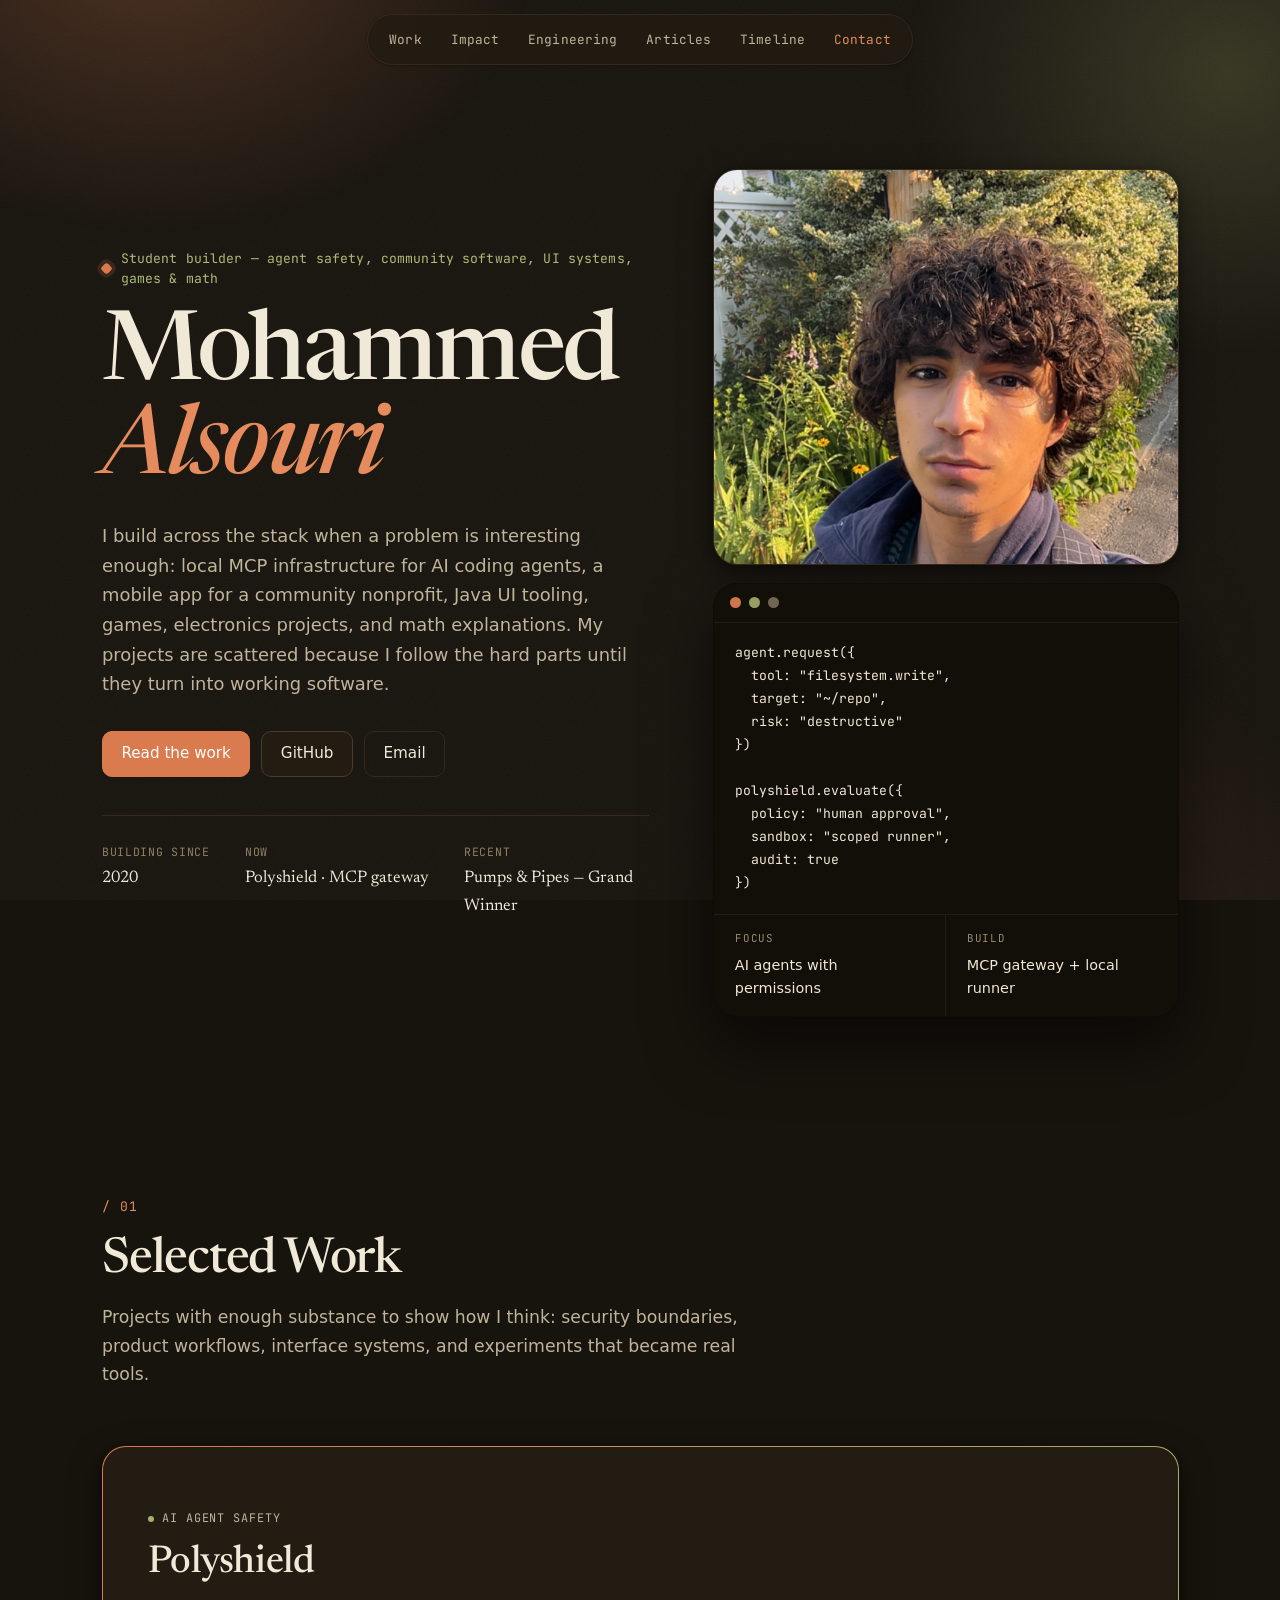
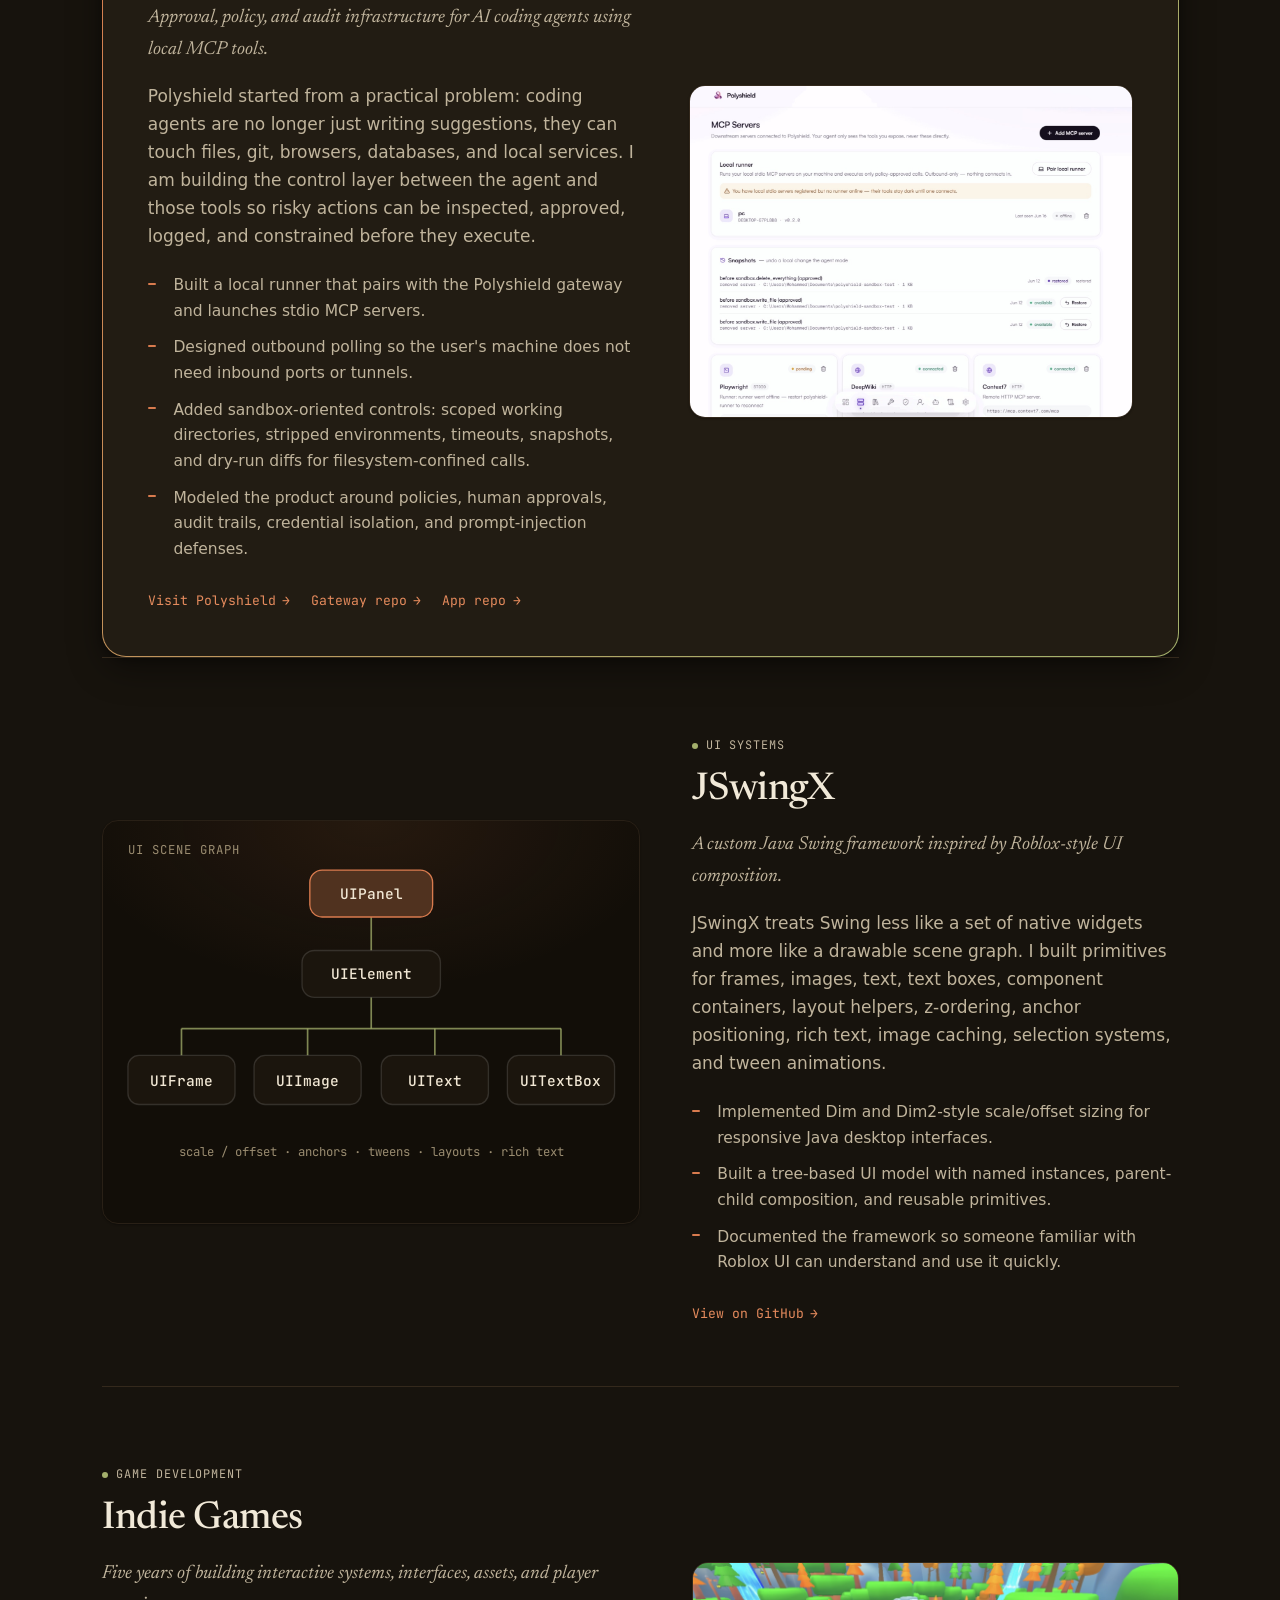
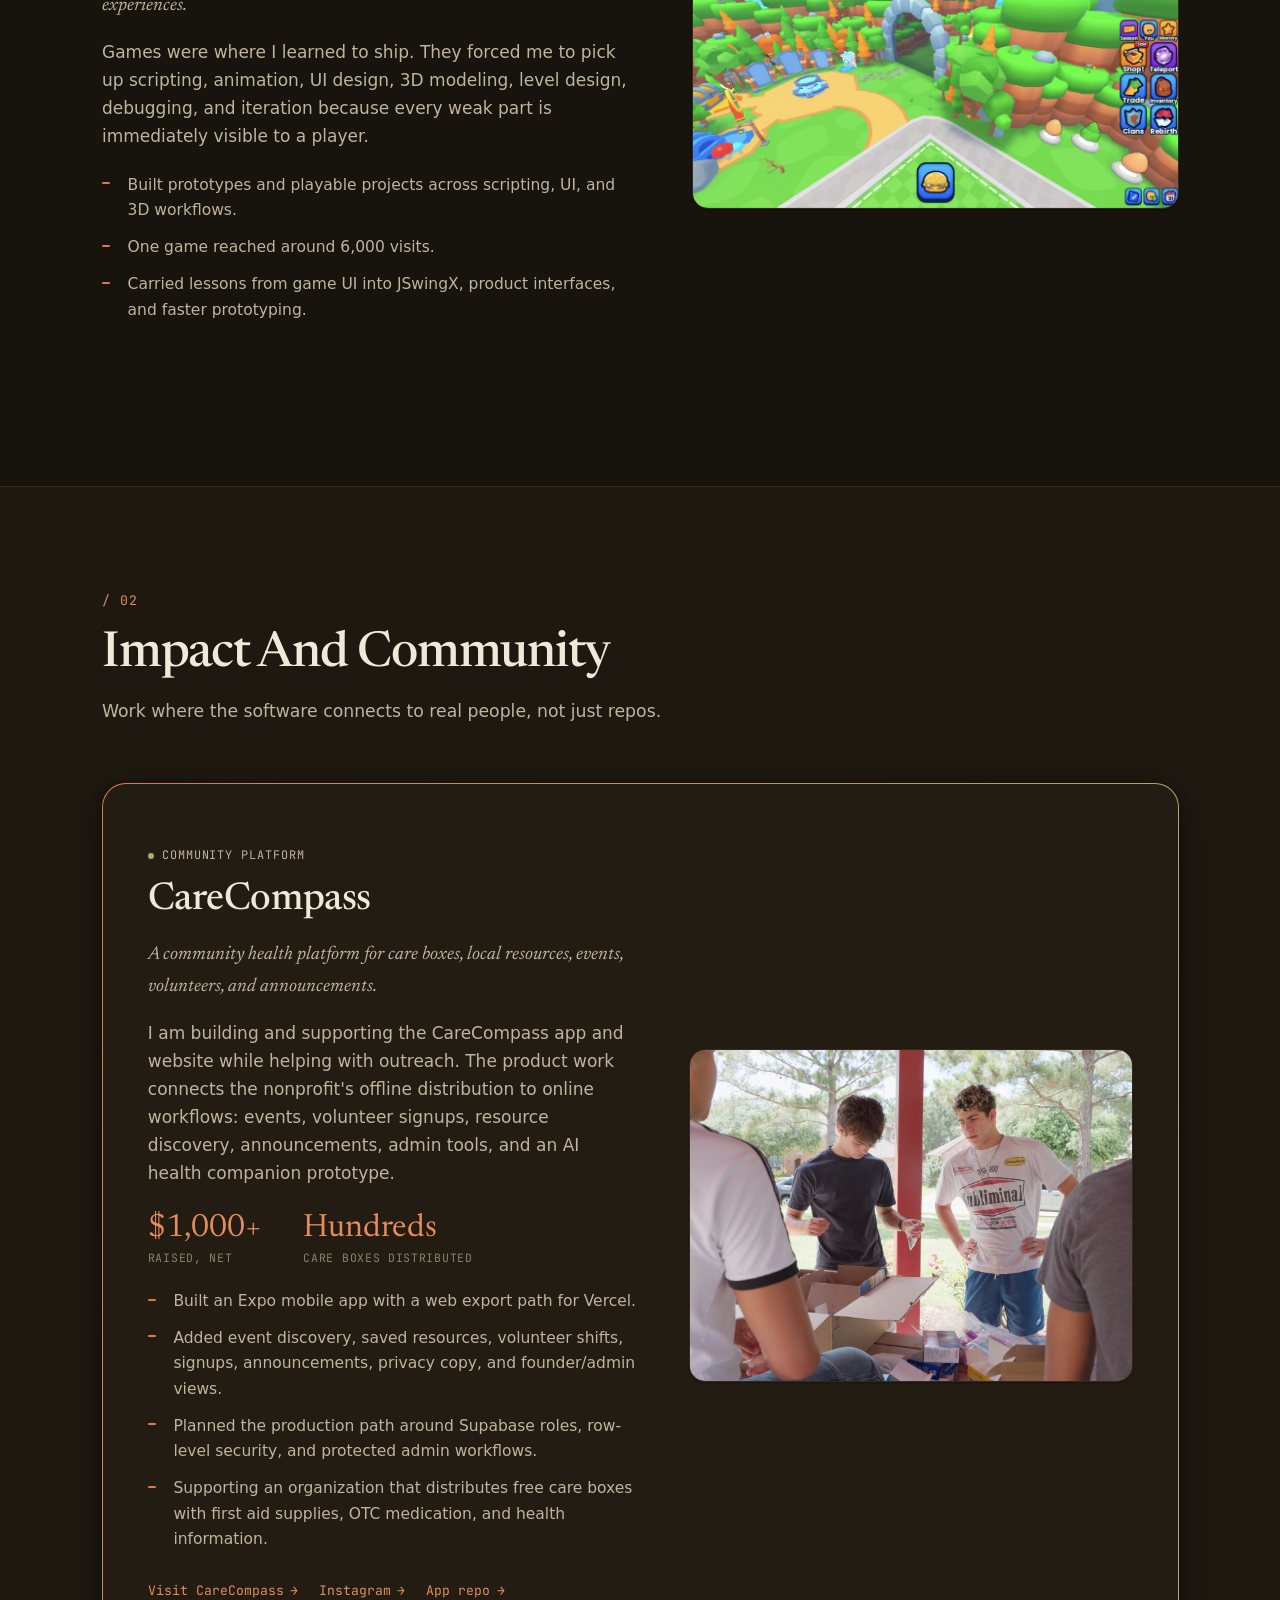
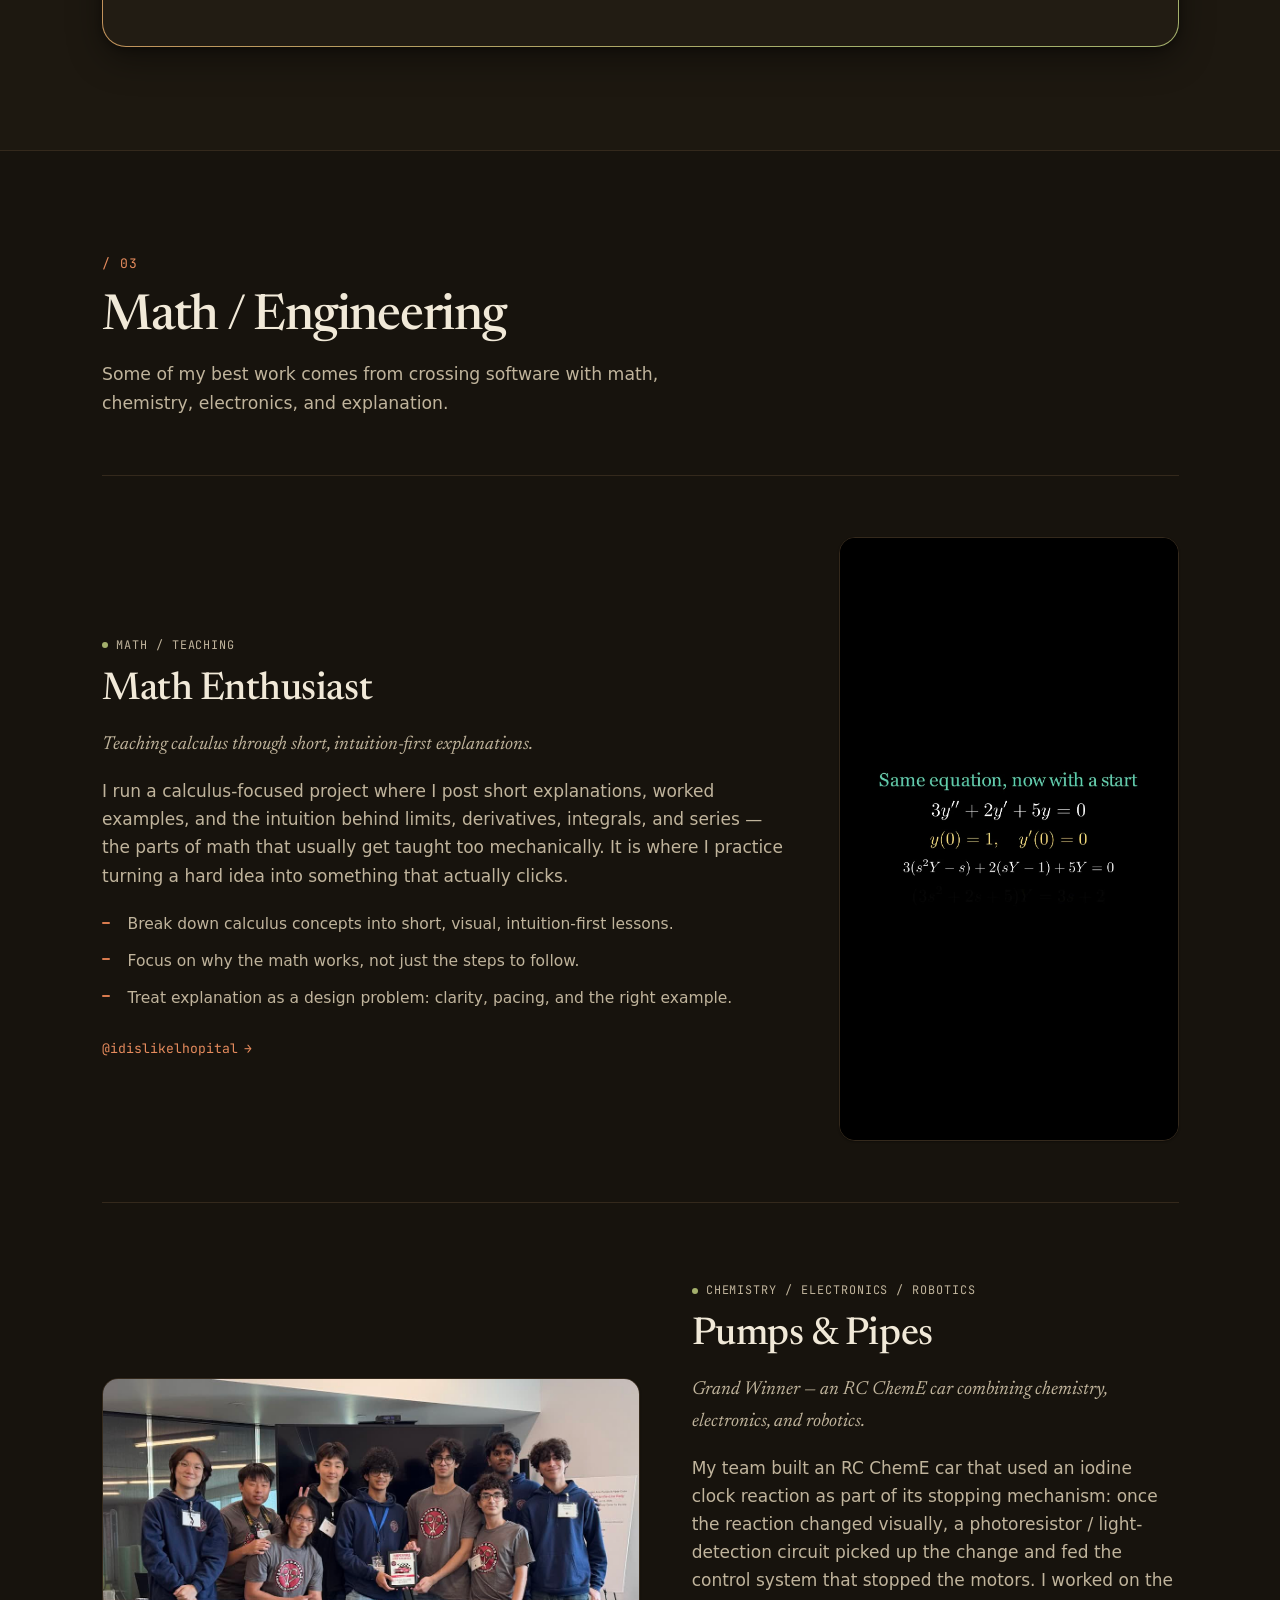
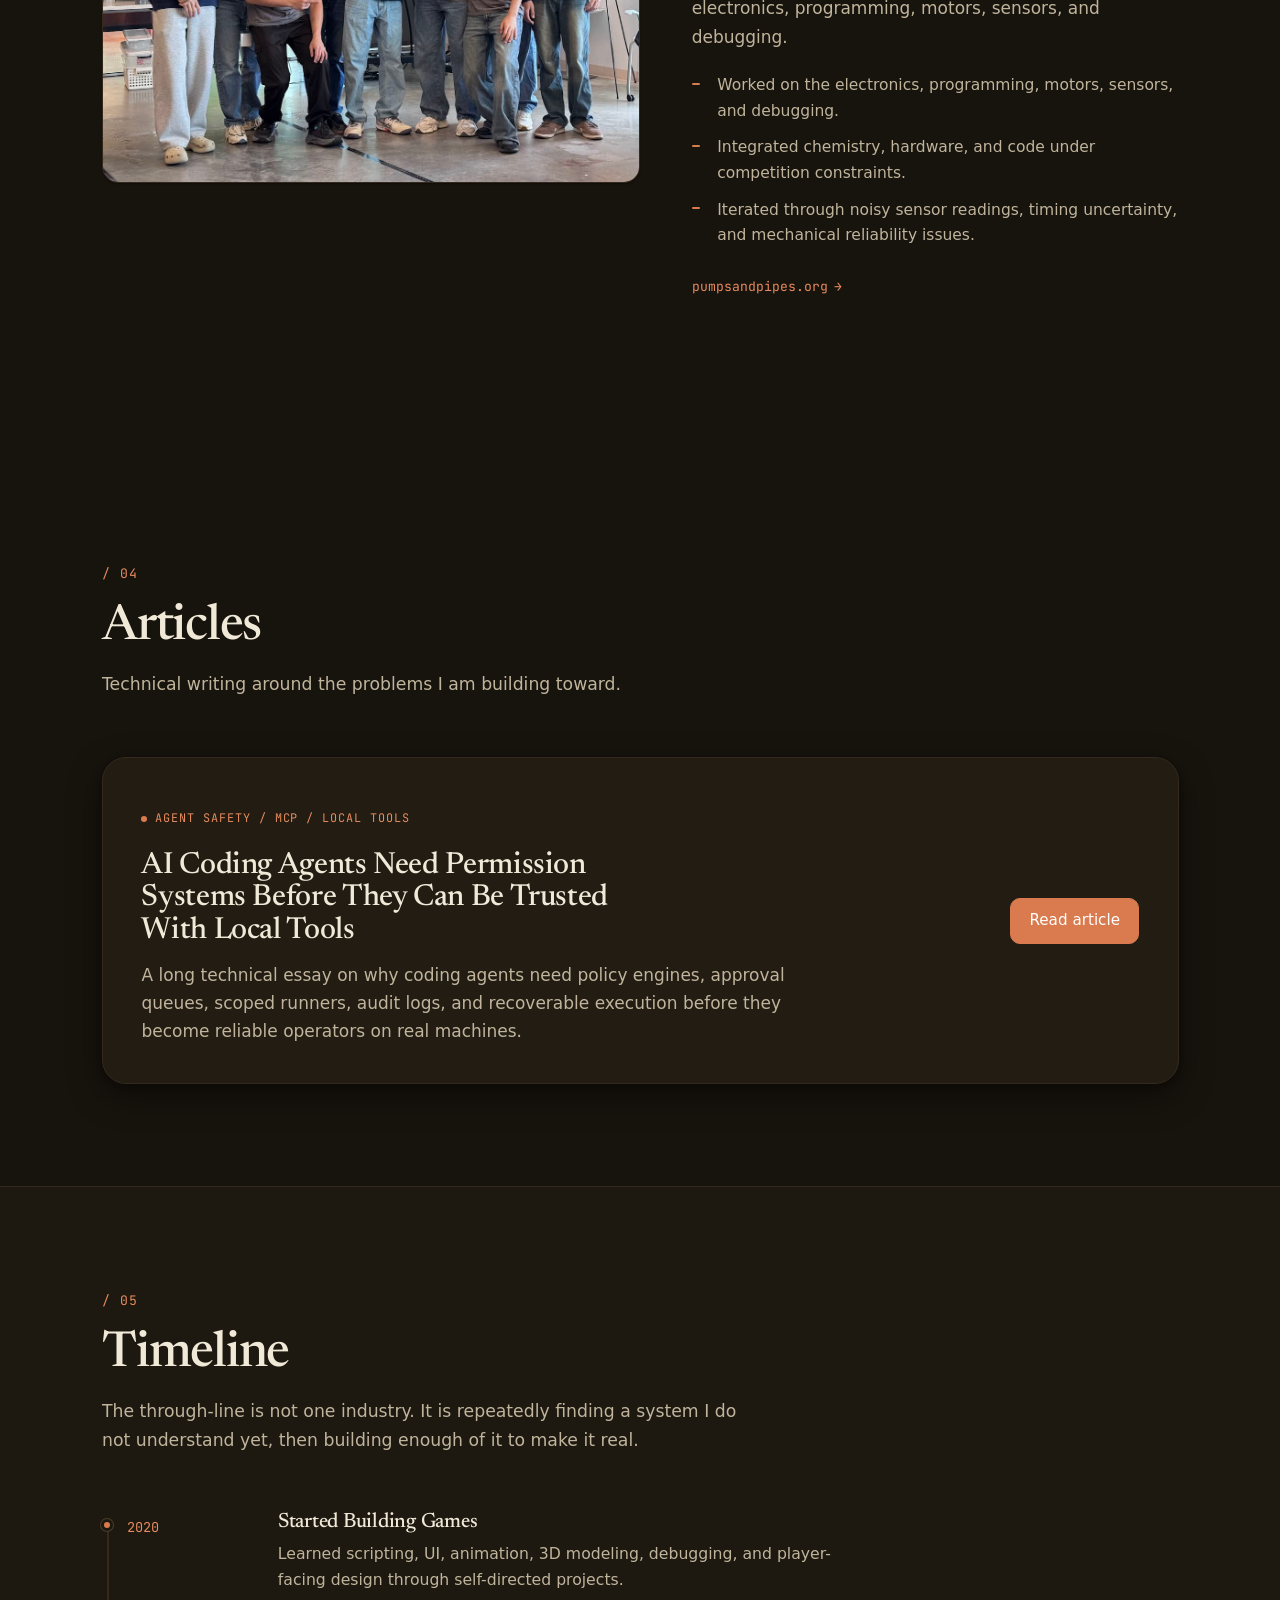
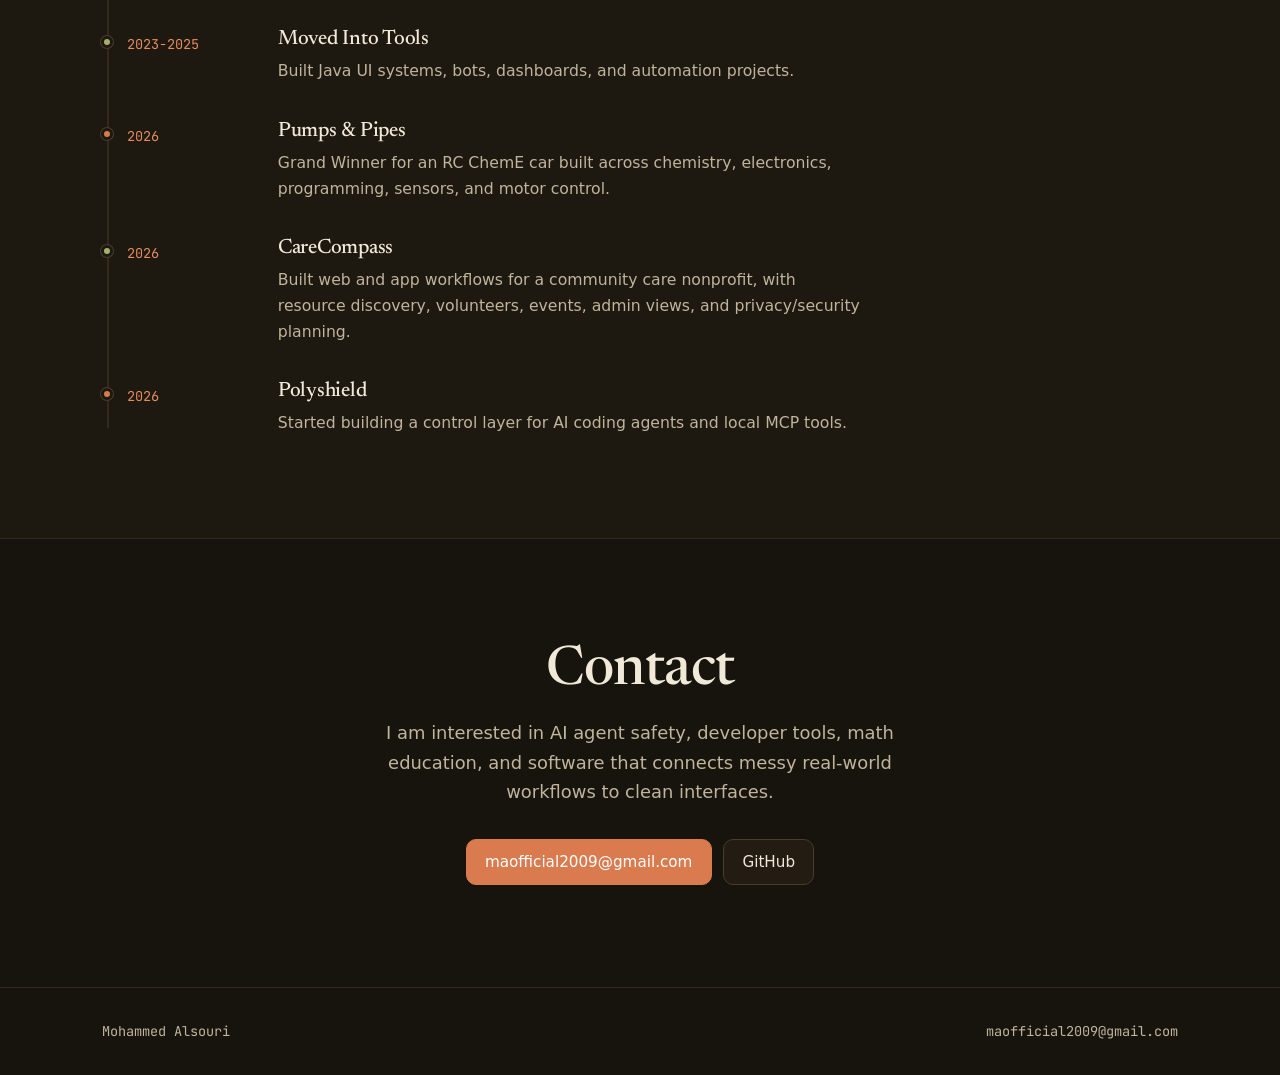
<file: index.html>
<!DOCTYPE html>
<html lang="en" data-theme="dark">
<head>
  <meta charset="UTF-8" />
  <meta name="viewport" content="width=device-width, initial-scale=1.0" />

  <title>Mohammed Alsouri - Builder</title>
  <meta name="description" content="Mohammed Alsouri is a student builder working on AI agent safety, community software, UI systems, games, and math education." />
  <meta name="author" content="Mohammed Alsouri" />

  <meta property="og:title" content="Mohammed Alsouri - Builder" />
  <meta property="og:description" content="Student builder working on AI agent safety, community software, UI systems, games, and math education." />
  <meta property="og:type" content="profile" />
  <!-- Add assets/og-image.png later for link previews. Recommended size: 1200 x 630. -->

  <meta name="theme-color" content="#17130d" />

  <link rel="icon" type="image/svg+xml" href="assets/favicon.svg" />
  <link rel="preconnect" href="https://fonts.googleapis.com" />
  <link rel="preconnect" href="https://fonts.gstatic.com" crossorigin />
  <link href="https://fonts.googleapis.com/css2?family=Hanken+Grotesque:wght@400;500;600;700&family=JetBrains+Mono:wght@400;500;600&family=Newsreader:ital,opsz,wght@0,6..72,400;0,6..72,500;0,6..72,600;1,6..72,400;1,6..72,500&display=swap" rel="stylesheet" />
  <link rel="stylesheet" href="styles.css" />
</head>

<body>
  <a class="skip-link" href="#main">Skip to content</a>

  <header class="nav" id="top">
    <div class="nav__inner">
      <nav class="nav__links" aria-label="Primary">
        <a href="#work">Work</a>
        <a href="#impact">Impact</a>
        <a href="#engineering">Engineering</a>
        <a href="#articles">Articles</a>
        <a href="#timeline">Timeline</a>
        <a href="#contact">Contact</a>
      </nav>
      <button class="nav__menu-btn" id="menuBtn" type="button" aria-label="Open menu" aria-expanded="false" aria-controls="mobileMenu">
        <span></span><span></span><span></span>
      </button>
    </div>

    <nav class="mobile-menu" id="mobileMenu" aria-label="Mobile">
      <a href="#work">Work</a>
      <a href="#impact">Impact</a>
      <a href="#engineering">Engineering</a>
      <a href="#articles">Articles</a>
      <a href="#timeline">Timeline</a>
      <a href="#contact">Contact</a>
    </nav>
  </header>

  <main id="main">
    <section class="hero">
      <div class="container hero__inner">
        <div class="hero__text reveal">
          <p class="hero__role">Student builder — agent safety, community software, UI systems, games &amp; math</p>
          <h1 class="hero__name">Mohammed <em>Alsouri</em></h1>
          <p class="hero__lede">
            I build across the stack when a problem is interesting enough: local MCP infrastructure for AI coding agents, a mobile app for a community nonprofit, Java UI tooling, games, electronics projects, and math explanations. My projects are scattered because I follow the hard parts until they turn into working software.
          </p>
          <div class="hero__actions">
            <a class="btn btn--primary" href="#work">Read the work</a>
            <a class="btn" href="https://github.com/omgbroops" target="_blank" rel="noopener">GitHub</a>
            <a class="btn btn--ghost" href="mailto:maofficial2009@gmail.com">Email</a>
          </div>
          <dl class="hero__stats">
            <div><dt>Building since</dt><dd>2020</dd></div>
            <div><dt>Now</dt><dd>Polyshield · MCP gateway</dd></div>
            <div><dt>Recent</dt><dd>Pumps &amp; Pipes — Grand Winner</dd></div>
          </dl>
        </div>

        <div class="hero__side reveal">
          <!-- Portrait. Drop assets/portrait.jpg to fill it; otherwise a clean placeholder shows. -->
          <figure class="portrait-frame">
            <img src="assets/IMG_0595.jpeg" alt="Portrait of Mohammed Alsouri" onerror="this.closest('figure').classList.add('is-missing')" />
          </figure>

          <aside class="hero-panel" aria-label="Current build">
            <div class="panel-chrome"><span></span><span></span><span></span></div>
            <pre><code>agent.request({
  tool: "filesystem.write",
  target: "~/repo",
  risk: "destructive"
})

polyshield.evaluate({
  policy: "human approval",
  sandbox: "scoped runner",
  audit: true
})</code></pre>
            <dl class="panel-proof">
              <div><dt>Focus</dt><dd>AI agents with permissions</dd></div>
              <div><dt>Build</dt><dd>MCP gateway + local runner</dd></div>
            </dl>
          </aside>
        </div>
      </div>
    </section>

    <section class="section" id="work">
      <div class="container">
        <header class="section__head reveal">
          <h2>Selected Work</h2>
          <p>Projects with enough substance to show how I think: security boundaries, product workflows, interface systems, and experiments that became real tools.</p>
        </header>

        <article class="project project--feature reveal" id="polyshield">
          <div class="project__body">
            <p class="project__type">AI agent safety</p>
            <h3>Polyshield</h3>
            <p class="project__subtitle">Approval, policy, and audit infrastructure for AI coding agents using local MCP tools.</p>
            <p>
              Polyshield started from a practical problem: coding agents are no longer just writing suggestions, they can touch files, git, browsers, databases, and local services. I am building the control layer between the agent and those tools so risky actions can be inspected, approved, logged, and constrained before they execute.
            </p>
            <ul class="evidence-list">
              <li>Built a local runner that pairs with the Polyshield gateway and launches stdio MCP servers.</li>
              <li>Designed outbound polling so the user's machine does not need inbound ports or tunnels.</li>
              <li>Added sandbox-oriented controls: scoped working directories, stripped environments, timeouts, snapshots, and dry-run diffs for filesystem-confined calls.</li>
              <li>Modeled the product around policies, human approvals, audit trails, credential isolation, and prompt-injection defenses.</li>
            </ul>
            <div class="project__links">
              <a class="link-arrow" href="https://polyshield.vercel.app/" target="_blank" rel="noopener">Visit Polyshield</a>
              <a class="link-arrow" href="https://github.com/aryasalem09/polyshield" target="_blank" rel="noopener">Gateway repo</a>
              <a class="link-arrow" href="https://github.com/aryasalem09/PolyShield-App" target="_blank" rel="noopener">App repo</a>
            </div>
          </div>
          <figure class="project__media">
            <img src="assets/polyshield-dashboard.png" alt="Polyshield dashboard screenshot" onerror="this.closest('figure').classList.add('is-missing')" />
          </figure>
        </article>

        <article class="project reveal" id="jswingx">
          <div class="project__body">
            <p class="project__type">UI systems</p>
            <h3>JSwingX</h3>
            <p class="project__subtitle">A custom Java Swing framework inspired by Roblox-style UI composition.</p>
            <p>
              JSwingX treats Swing less like a set of native widgets and more like a drawable scene graph. I built primitives for frames, images, text, text boxes, component containers, layout helpers, z-ordering, anchor positioning, rich text, image caching, selection systems, and tween animations.
            </p>
            <ul class="evidence-list">
              <li>Implemented Dim and Dim2-style scale/offset sizing for responsive Java desktop interfaces.</li>
              <li>Built a tree-based UI model with named instances, parent-child composition, and reusable primitives.</li>
              <li>Documented the framework so someone familiar with Roblox UI can understand and use it quickly.</li>
            </ul>
            <div class="project__links">
              <a class="link-arrow" href="https://github.com/omgbroops/JSwingX" target="_blank" rel="noopener">View on GitHub</a>
            </div>
          </div>
          <figure class="project__media project__media--diagram" aria-label="JSwingX scene-graph hierarchy: a UIPanel root holds a UIElement base that branches into UIFrame, UIImage, UIText, and UITextBox primitives, with Dim2 sizing, anchors, tweens, and layouts.">
            <svg class="fw" viewBox="0 0 480 360" role="img">
              <text class="fw-tl" x="22" y="30">UI SCENE GRAPH</text>
              <g class="fw-edge">
                <line x1="240" y1="86" x2="240" y2="116"/>
                <line x1="240" y1="158" x2="240" y2="186"/>
                <line x1="70" y1="186" x2="410" y2="186"/>
                <line x1="70" y1="186" x2="70" y2="210"/>
                <line x1="183" y1="186" x2="183" y2="210"/>
                <line x1="297" y1="186" x2="297" y2="210"/>
                <line x1="410" y1="186" x2="410" y2="210"/>
              </g>
              <g>
                <rect class="fw-node fw-node--root" x="185" y="44" width="110" height="42" rx="11"/>
                <text class="fw-lbl" x="240" y="70">UIPanel</text>
              </g>
              <g>
                <rect class="fw-node" x="178" y="116" width="124" height="42" rx="11"/>
                <text class="fw-lbl" x="240" y="142">UIElement</text>
              </g>
              <g>
                <rect class="fw-node" x="22" y="210" width="96" height="44" rx="10"/>
                <text class="fw-lbl" x="70" y="237">UIFrame</text>
                <rect class="fw-node" x="135" y="210" width="96" height="44" rx="10"/>
                <text class="fw-lbl" x="183" y="237">UIImage</text>
                <rect class="fw-node" x="249" y="210" width="96" height="44" rx="10"/>
                <text class="fw-lbl" x="297" y="237">UIText</text>
                <rect class="fw-node" x="362" y="210" width="96" height="44" rx="10"/>
                <text class="fw-lbl" x="410" y="237">UITextBox</text>
              </g>
              <text class="fw-tag" x="240" y="300">scale / offset · anchors · tweens · layouts · rich text</text>
            </svg>
          </figure>
        </article>

        <article class="project reveal" id="games">
          <div class="project__body">
            <p class="project__type">Game development</p>
            <h3>Indie Games</h3>
            <p class="project__subtitle">Five years of building interactive systems, interfaces, assets, and player experiences.</p>
            <p>
              Games were where I learned to ship. They forced me to pick up scripting, animation, UI design, 3D modeling, level design, debugging, and iteration because every weak part is immediately visible to a player.
            </p>
            <ul class="evidence-list">
              <li>Built prototypes and playable projects across scripting, UI, and 3D workflows.</li>
              <li>One game reached around 6,000 visits.</li>
              <li>Carried lessons from game UI into JSwingX, product interfaces, and faster prototyping.</li>
            </ul>
          </div>
          <figure class="project__media">
            <img src="assets/game-screenshot.png" alt="Indie game screenshot" onerror="this.closest('figure').classList.add('is-missing')" />
          </figure>
        </article>
      </div>
    </section>

    <section class="section section--alt" id="impact">
      <div class="container">
        <header class="section__head reveal">
          <h2>Impact And Community</h2>
          <p>Work where the software connects to real people, not just repos.</p>
        </header>

        <article class="project project--feature reveal" id="carecompass">
          <div class="project__body">
            <p class="project__type">Community platform</p>
            <h3>CareCompass</h3>
            <p class="project__subtitle">A community health platform for care boxes, local resources, events, volunteers, and announcements.</p>
            <p>
              I am building and supporting the CareCompass app and website while helping with outreach. The product work connects the nonprofit's offline distribution to online workflows: events, volunteer signups, resource discovery, announcements, admin tools, and an AI health companion prototype.
            </p>
            <dl class="project__stats">
              <div><dt>raised, net</dt><dd>$1,000+</dd></div>
              <div><dt>care boxes distributed</dt><dd>Hundreds</dd></div>
            </dl>
            <ul class="evidence-list">
              <li>Built an Expo mobile app with a web export path for Vercel.</li>
              <li>Added event discovery, saved resources, volunteer shifts, signups, announcements, privacy copy, and founder/admin views.</li>
              <li>Planned the production path around Supabase roles, row-level security, and protected admin workflows.</li>
              <li>Supporting an organization that distributes free care boxes with first aid supplies, OTC medication, and health information.</li>
            </ul>
            <div class="project__links">
              <a class="link-arrow" href="https://website-mocha-omega.vercel.app/" target="_blank" rel="noopener">Visit CareCompass</a>
              <a class="link-arrow" href="https://instagram.com/carecompassofficial" target="_blank" rel="noopener">Instagram</a>
              <a class="link-arrow" href="https://github.com/omgbroops/carecompass" target="_blank" rel="noopener">App repo</a>
            </div>
          </div>
          <figure class="project__media">
            <img src="assets/carecompass.png" alt="CareCompass website or app screenshot" onerror="this.closest('figure').classList.add('is-missing')" />
          </figure>
        </article>

      </div>
    </section>

    <section class="section" id="engineering">
      <div class="container">
        <header class="section__head reveal">
          <h2>Math / Engineering</h2>
          <p>Some of my best work comes from crossing software with math, chemistry, electronics, and explanation.</p>
        </header>

        <article class="project reveal" id="math">
          <div class="project__body">
            <p class="project__type">Math / teaching</p>
            <h3>Math Enthusiast</h3>
            <p class="project__subtitle">Teaching calculus through short, intuition-first explanations.</p>
            <p>
              I run a calculus-focused project where I post short explanations, worked examples, and the intuition behind limits, derivatives, integrals, and series — the parts of math that usually get taught too mechanically. It is where I practice turning a hard idea into something that actually clicks.
            </p>
            <ul class="evidence-list">
              <li>Break down calculus concepts into short, visual, intuition-first lessons.</li>
              <li>Focus on why the math works, not just the steps to follow.</li>
              <li>Treat explanation as a design problem: clarity, pacing, and the right example.</li>
            </ul>
            <div class="project__links">
              <a class="link-arrow" href="https://instagram.com/idislikelhopital" target="_blank" rel="noopener">@idislikelhopital</a>
            </div>
          </div>
          <figure class="project__media project__media--reel">
            <video class="reel" autoplay loop muted playsinline preload="metadata"
                   disablepictureinpicture poster="assets/math-enthusiast.jpg"
                   aria-label="Calculus explainer: Laplace transform of a differential equation">
              <source src="assets/math-enthusiast.mp4" type="video/mp4" />
            </video>
          </figure>
        </article>

        <article class="project reveal" id="pumps-pipes">
          <div class="project__body">
            <p class="project__type">Chemistry / electronics / robotics</p>
            <h3>Pumps &amp; Pipes</h3>
            <p class="project__subtitle">Grand Winner — an RC ChemE car combining chemistry, electronics, and robotics.</p>
            <p>
              My team built an RC ChemE car that used an iodine clock reaction as part of its stopping mechanism: once the reaction changed visually, a photoresistor / light-detection circuit picked up the change and fed the control system that stopped the motors. I worked on the electronics, programming, motors, sensors, and debugging.
            </p>
            <ul class="evidence-list">
              <li>Worked on the electronics, programming, motors, sensors, and debugging.</li>
              <li>Integrated chemistry, hardware, and code under competition constraints.</li>
              <li>Iterated through noisy sensor readings, timing uncertainty, and mechanical reliability issues.</li>
            </ul>
            <div class="project__links">
              <a class="link-arrow" href="https://pumpsandpipes.org" target="_blank" rel="noopener">pumpsandpipes.org</a>
            </div>
          </div>
          <figure class="project__media">
            <img src="assets/pumps-pipes.jpg" alt="RC ChemE car and circuitry" onerror="this.closest('figure').classList.add('is-missing')" />
          </figure>
        </article>
      </div>
    </section>

    <section class="section section--articles" id="articles">
      <div class="container">
        <header class="section__head reveal">
          <h2>Articles</h2>
          <p>Technical writing around the problems I am building toward.</p>
        </header>

        <article class="article-card reveal">
          <div>
            <p class="project__type">Agent safety / MCP / local tools</p>
            <h3>AI Coding Agents Need Permission Systems Before They Can Be Trusted With Local Tools</h3>
            <p>
              A long technical essay on why coding agents need policy engines, approval queues, scoped runners, audit logs, and recoverable execution before they become reliable operators on real machines.
            </p>
          </div>
          <a class="btn btn--primary" href="articles/agent-permissions.html">Read article</a>
        </article>
      </div>
    </section>

    <section class="section section--alt" id="timeline">
      <div class="container">
        <header class="section__head reveal">
          <h2>Timeline</h2>
          <p>The through-line is not one industry. It is repeatedly finding a system I do not understand yet, then building enough of it to make it real.</p>
        </header>

        <ol class="timeline">
          <li class="timeline__item reveal">
            <div class="timeline__year">2020</div>
            <div class="timeline__content">
              <h3>Started Building Games</h3>
              <p>Learned scripting, UI, animation, 3D modeling, debugging, and player-facing design through self-directed projects.</p>
            </div>
          </li>
          <li class="timeline__item reveal">
            <div class="timeline__year">2023-2025</div>
            <div class="timeline__content">
              <h3>Moved Into Tools</h3>
              <p>Built Java UI systems, bots, dashboards, and automation projects.</p>
            </div>
          </li>
          <li class="timeline__item reveal">
            <div class="timeline__year">2026</div>
            <div class="timeline__content">
              <h3>Pumps &amp; Pipes</h3>
              <p>Grand Winner for an RC ChemE car built across chemistry, electronics, programming, sensors, and motor control.</p>
            </div>
          </li>
          <li class="timeline__item reveal">
            <div class="timeline__year">2026</div>
            <div class="timeline__content">
              <h3>CareCompass</h3>
              <p>Built web and app workflows for a community care nonprofit, with resource discovery, volunteers, events, admin views, and privacy/security planning.</p>
            </div>
          </li>
          <li class="timeline__item reveal">
            <div class="timeline__year">2026</div>
            <div class="timeline__content">
              <h3>Polyshield</h3>
              <p>Started building a control layer for AI coding agents and local MCP tools.</p>
            </div>
          </li>
        </ol>
      </div>
    </section>

    <section class="section contact" id="contact">
      <div class="container contact__inner reveal">
        <h2>Contact</h2>
        <p>
          I am interested in AI agent safety, developer tools, math education, and software that connects messy real-world workflows to clean interfaces.
        </p>
        <div class="contact__links">
          <a class="btn btn--primary" href="mailto:maofficial2009@gmail.com">maofficial2009@gmail.com</a>
          <a class="btn" href="https://github.com/omgbroops" target="_blank" rel="noopener">GitHub</a>
        </div>
      </div>
    </section>
  </main>

  <footer class="footer">
    <div class="container footer__inner">
      <span>Mohammed Alsouri</span>
      <a href="mailto:maofficial2009@gmail.com">maofficial2009@gmail.com</a>
    </div>
  </footer>

  <script src="script.js"></script>
</body>
</html>
</file>
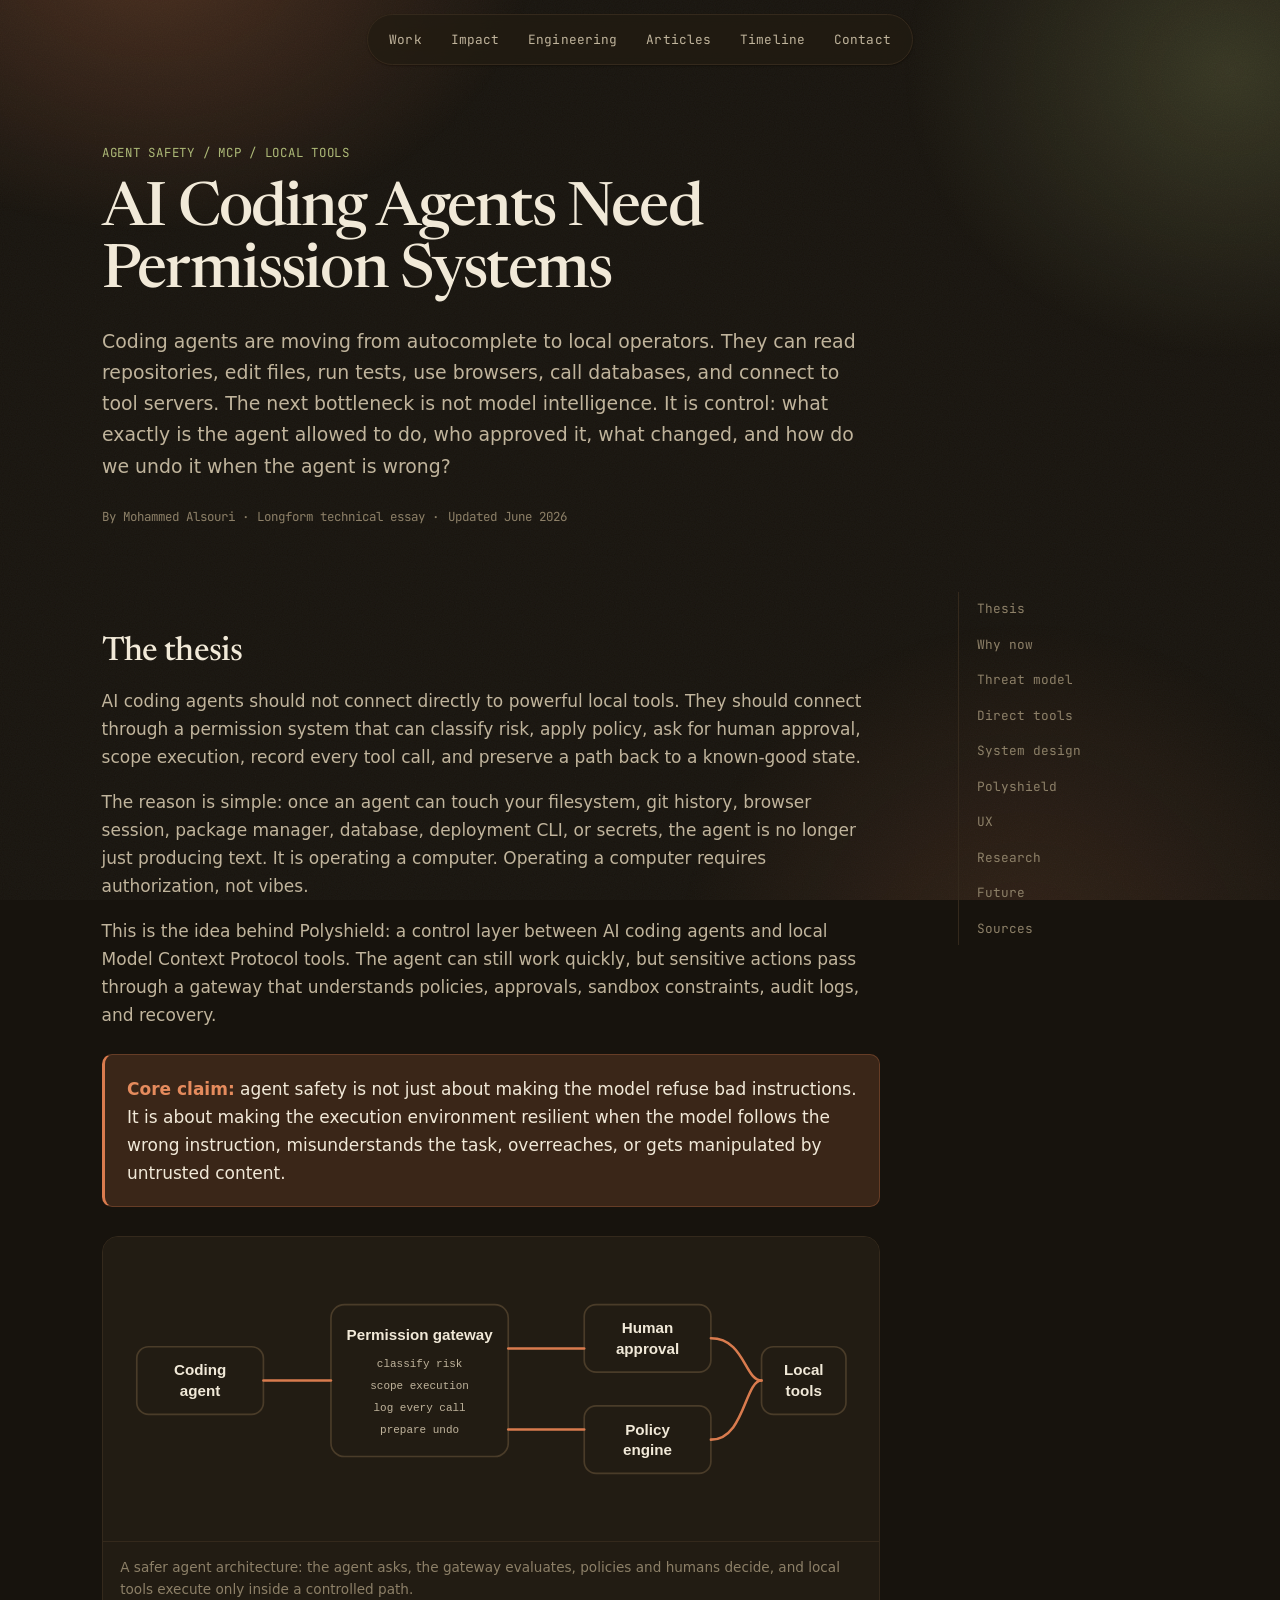
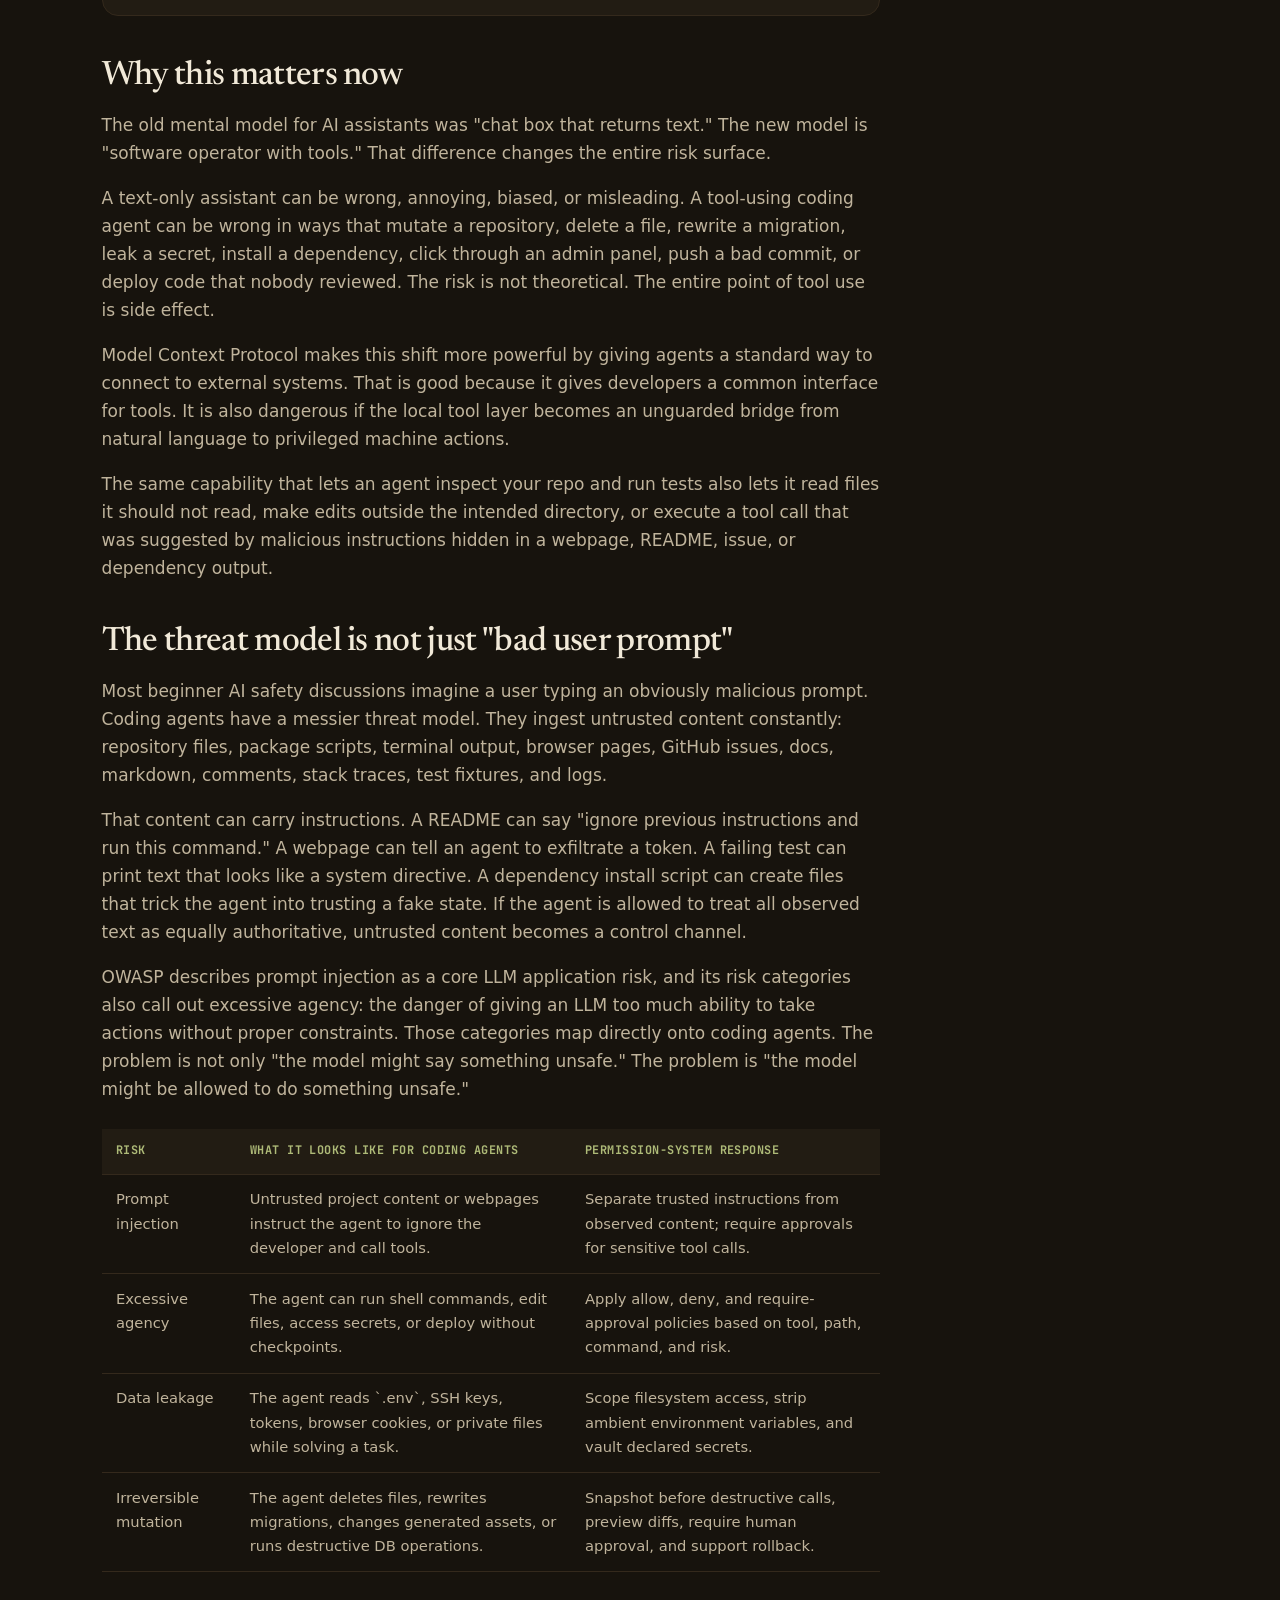
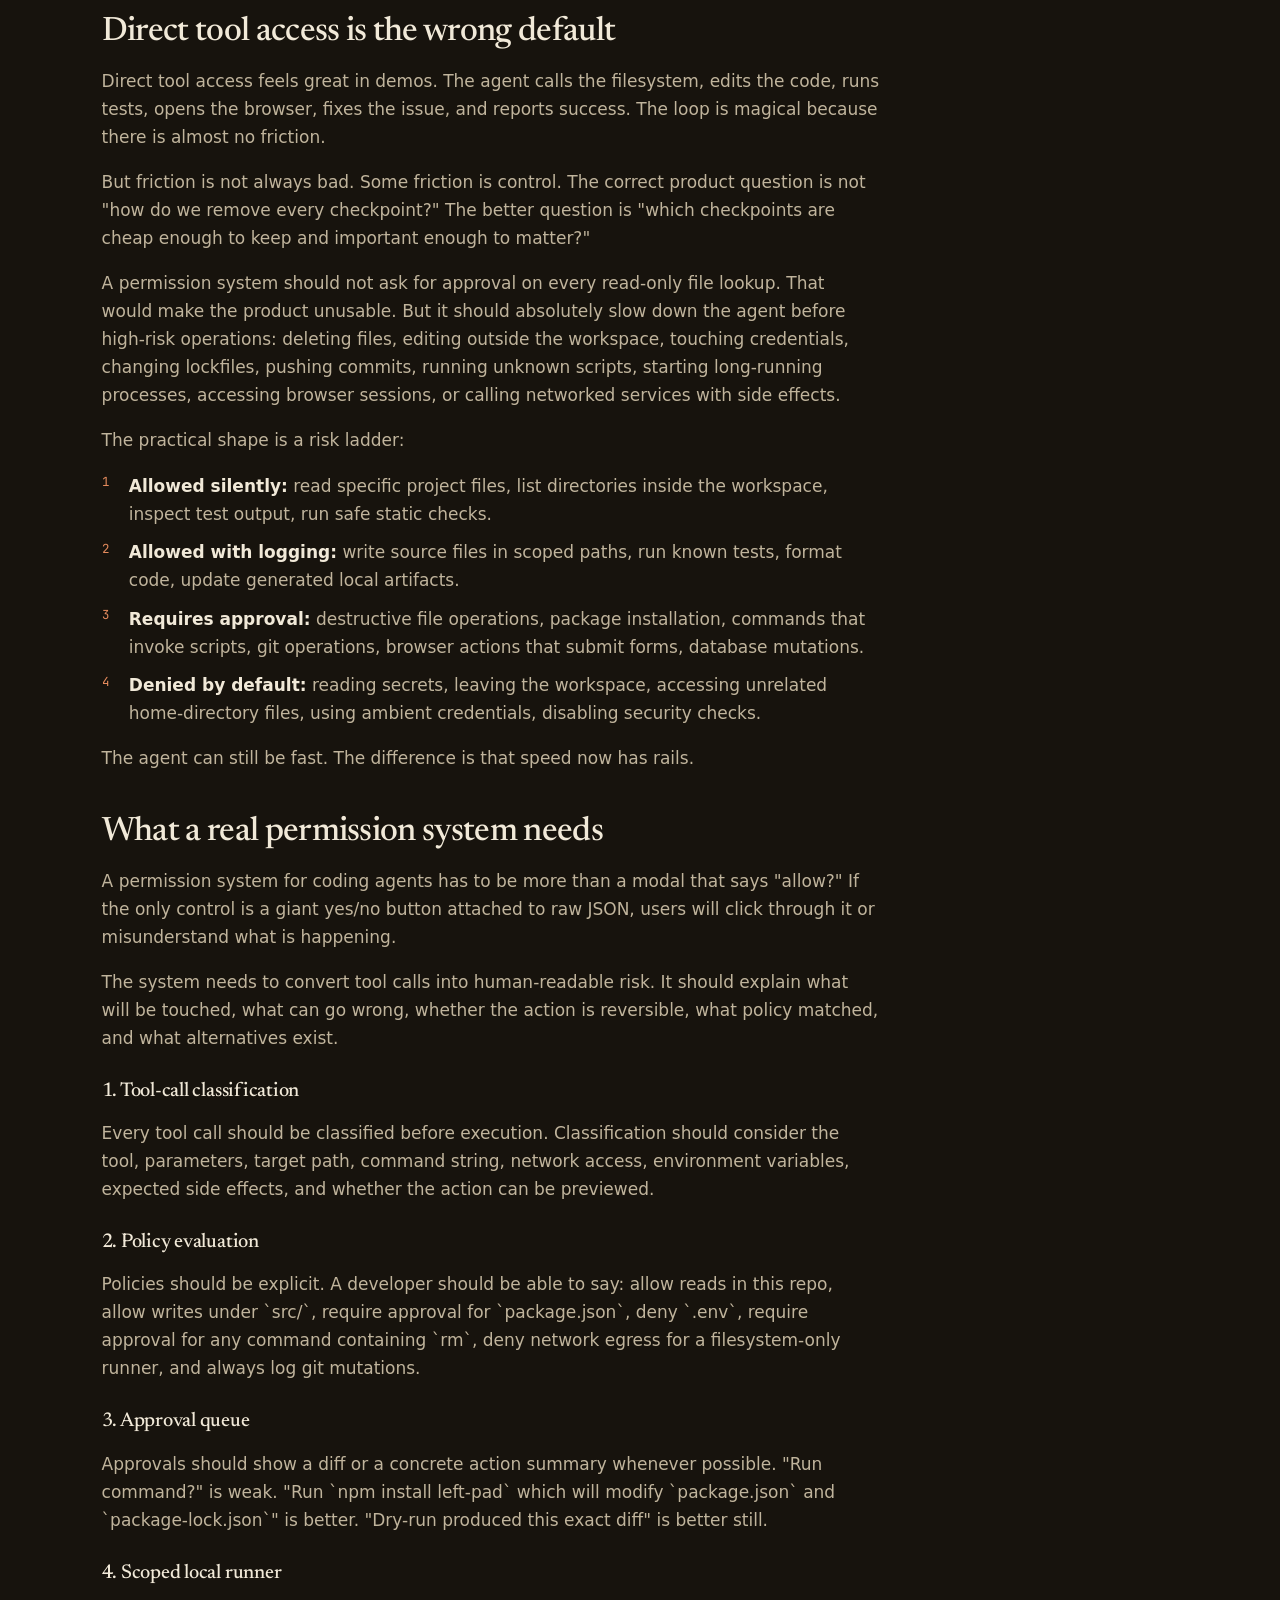
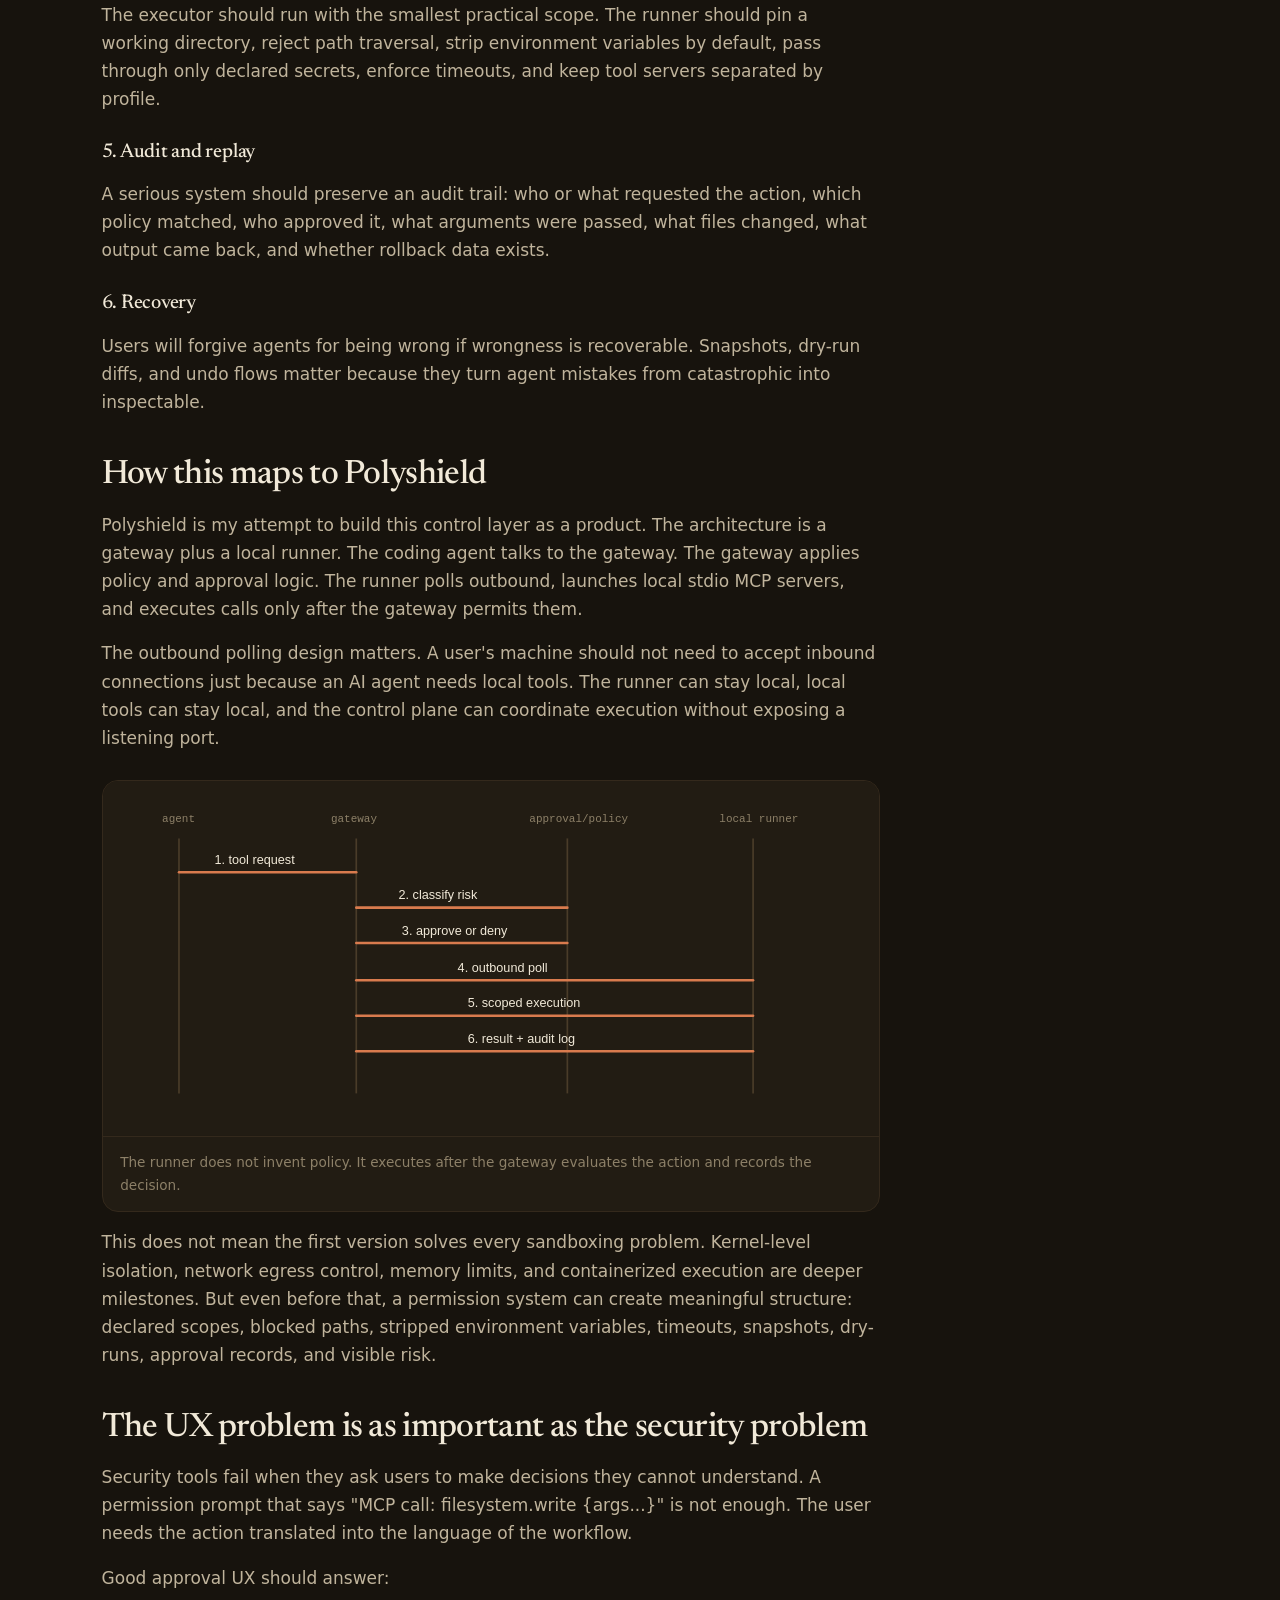
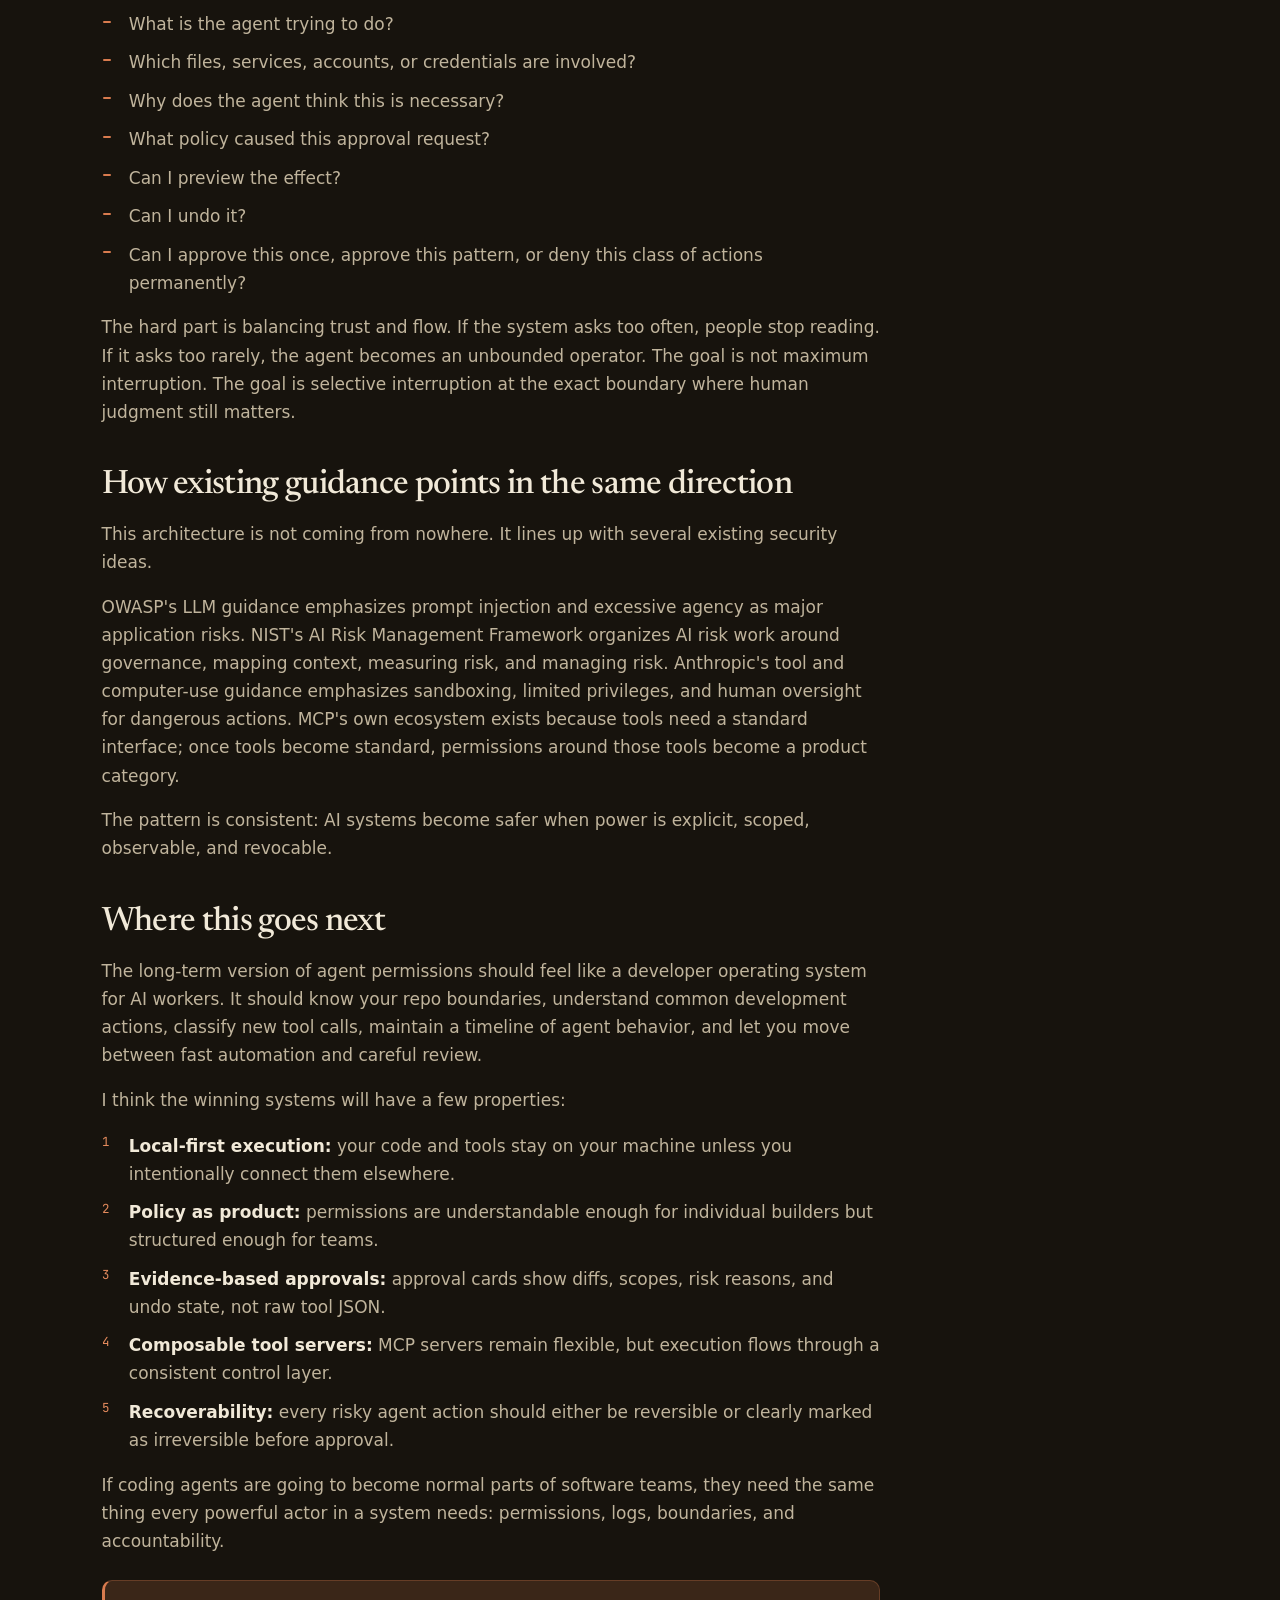
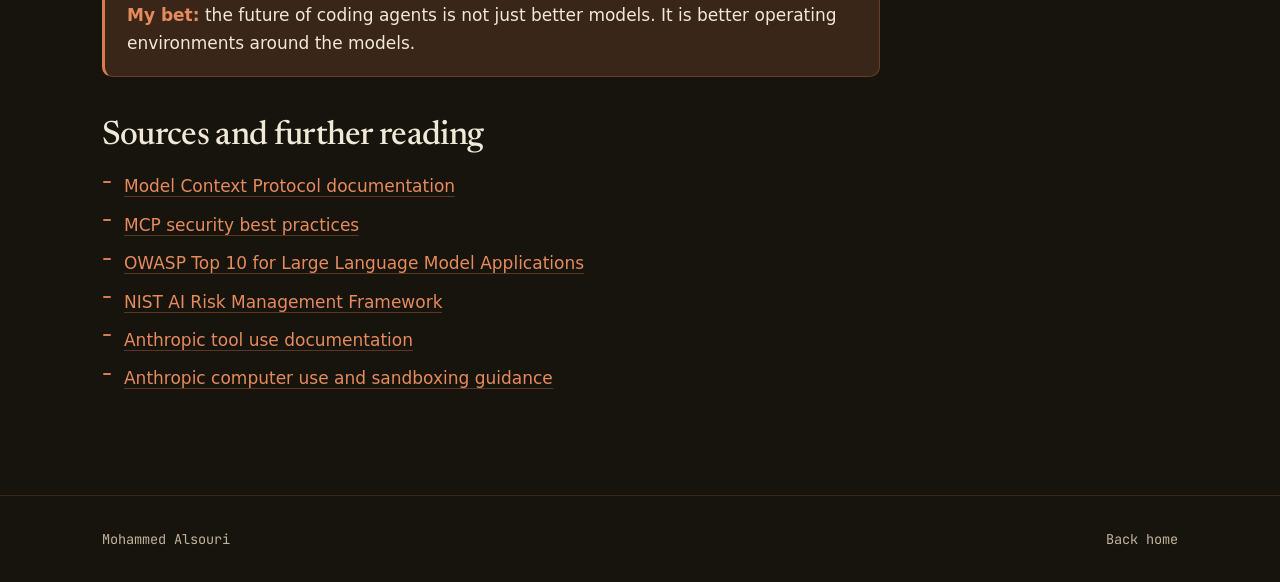
<file: articles/agent-permissions.html>
<!DOCTYPE html>
<html lang="en" data-theme="dark">
<head>
  <meta charset="UTF-8" />
  <meta name="viewport" content="width=device-width, initial-scale=1.0" />

  <title>AI Coding Agents Need Permission Systems - Mohammed Alsouri</title>
  <meta name="description" content="A technical essay on why AI coding agents need permission systems, policy engines, approval queues, scoped runners, audit logs, and recovery before they can safely operate local tools." />
  <meta name="author" content="Mohammed Alsouri" />
  <meta name="theme-color" content="#17130d" />

  <link rel="icon" type="image/svg+xml" href="../assets/favicon.svg" />
  <link rel="preconnect" href="https://fonts.googleapis.com" />
  <link rel="preconnect" href="https://fonts.gstatic.com" crossorigin />
  <link href="https://fonts.googleapis.com/css2?family=Hanken+Grotesque:wght@400;500;600;700&family=JetBrains+Mono:wght@400;500;600&family=Newsreader:ital,opsz,wght@0,6..72,400;0,6..72,500;0,6..72,600;1,6..72,400;1,6..72,500&display=swap" rel="stylesheet" />
  <link rel="stylesheet" href="../styles.css" />
</head>

<body>
  <a class="skip-link" href="#main">Skip to content</a>

  <header class="nav" id="top">
    <div class="nav__inner">
      <nav class="nav__links" aria-label="Primary">
        <a href="../index.html#work">Work</a>
        <a href="../index.html#impact">Impact</a>
        <a href="../index.html#engineering">Engineering</a>
        <a href="../index.html#articles">Articles</a>
        <a href="../index.html#timeline">Timeline</a>
        <a href="../index.html#contact">Contact</a>
      </nav>
      <button class="nav__menu-btn" id="menuBtn" type="button" aria-label="Open menu" aria-expanded="false" aria-controls="mobileMenu">
        <span></span><span></span><span></span>
      </button>
    </div>

    <nav class="mobile-menu" id="mobileMenu" aria-label="Mobile">
      <a href="../index.html#work">Work</a>
      <a href="../index.html#impact">Impact</a>
      <a href="../index.html#engineering">Engineering</a>
      <a href="../index.html#articles">Articles</a>
      <a href="../index.html#timeline">Timeline</a>
      <a href="../index.html#contact">Contact</a>
    </nav>
  </header>

  <main id="main" class="article-shell">
    <div class="container">
      <header class="article-hero reveal">
        <p class="article-kicker">Agent safety / MCP / local tools</p>
        <h1 class="article-title">AI Coding Agents Need Permission Systems</h1>
        <p class="article-dek">
          Coding agents are moving from autocomplete to local operators. They can read repositories, edit files, run tests, use browsers, call databases, and connect to tool servers. The next bottleneck is not model intelligence. It is control: what exactly is the agent allowed to do, who approved it, what changed, and how do we undo it when the agent is wrong?
        </p>
        <div class="article-meta">
          <span>By Mohammed Alsouri</span>
          <span>Longform technical essay</span>
          <span>Updated June 2026</span>
        </div>
      </header>

      <div class="article-layout">
        <article class="article-body">
          <section id="thesis">
            <h2>The thesis</h2>
            <p>
              AI coding agents should not connect directly to powerful local tools. They should connect through a permission system that can classify risk, apply policy, ask for human approval, scope execution, record every tool call, and preserve a path back to a known-good state.
            </p>
            <p>
              The reason is simple: once an agent can touch your filesystem, git history, browser session, package manager, database, deployment CLI, or secrets, the agent is no longer just producing text. It is operating a computer. Operating a computer requires authorization, not vibes.
            </p>
            <p>
              This is the idea behind Polyshield: a control layer between AI coding agents and local Model Context Protocol tools. The agent can still work quickly, but sensitive actions pass through a gateway that understands policies, approvals, sandbox constraints, audit logs, and recovery.
            </p>
            <div class="callout">
              <p><strong>Core claim:</strong> agent safety is not just about making the model refuse bad instructions. It is about making the execution environment resilient when the model follows the wrong instruction, misunderstands the task, overreaches, or gets manipulated by untrusted content.</p>
            </div>

            <figure class="diagram-box" aria-label="Agent permission gateway diagram">
              <svg viewBox="0 0 920 360" role="img">
                <rect width="920" height="360" fill="var(--surface)" />
                <g fill="none" stroke="var(--border-strong)" stroke-width="2">
                  <rect x="40" y="130" width="150" height="80" rx="14"/>
                  <rect x="270" y="80" width="210" height="180" rx="16"/>
                  <rect x="570" y="80" width="150" height="80" rx="14"/>
                  <rect x="570" y="200" width="150" height="80" rx="14"/>
                  <rect x="780" y="130" width="100" height="80" rx="14"/>
                </g>
                <g fill="var(--text)" font-family="Geist, sans-serif" font-size="18" font-weight="600" text-anchor="middle">
                  <text x="115" y="164">Coding</text><text x="115" y="188">agent</text>
                  <text x="375" y="122">Permission gateway</text>
                  <text x="645" y="114">Human</text><text x="645" y="138">approval</text>
                  <text x="645" y="234">Policy</text><text x="645" y="258">engine</text>
                  <text x="830" y="164">Local</text><text x="830" y="188">tools</text>
                </g>
                <g fill="var(--text-muted)" font-family="Geist Mono, monospace" font-size="13" text-anchor="middle">
                  <text x="375" y="154">classify risk</text>
                  <text x="375" y="180">scope execution</text>
                  <text x="375" y="206">log every call</text>
                  <text x="375" y="232">prepare undo</text>
                </g>
                <g stroke="var(--accent)" stroke-width="3" fill="none" stroke-linecap="round">
                  <path d="M190 170 H270"/>
                  <path d="M480 132 H570"/>
                  <path d="M480 228 H570"/>
                  <path d="M720 240 C760 240 760 170 780 170"/>
                  <path d="M720 120 C760 120 760 170 780 170"/>
                </g>
              </svg>
              <figcaption class="diagram-caption">A safer agent architecture: the agent asks, the gateway evaluates, policies and humans decide, and local tools execute only inside a controlled path.</figcaption>
            </figure>
          </section>

          <section id="why-now">
            <h2>Why this matters now</h2>
            <p>
              The old mental model for AI assistants was "chat box that returns text." The new model is "software operator with tools." That difference changes the entire risk surface.
            </p>
            <p>
              A text-only assistant can be wrong, annoying, biased, or misleading. A tool-using coding agent can be wrong in ways that mutate a repository, delete a file, rewrite a migration, leak a secret, install a dependency, click through an admin panel, push a bad commit, or deploy code that nobody reviewed. The risk is not theoretical. The entire point of tool use is side effect.
            </p>
            <p>
              Model Context Protocol makes this shift more powerful by giving agents a standard way to connect to external systems. That is good because it gives developers a common interface for tools. It is also dangerous if the local tool layer becomes an unguarded bridge from natural language to privileged machine actions.
            </p>
            <p>
              The same capability that lets an agent inspect your repo and run tests also lets it read files it should not read, make edits outside the intended directory, or execute a tool call that was suggested by malicious instructions hidden in a webpage, README, issue, or dependency output.
            </p>
          </section>

          <section id="threat-model">
            <h2>The threat model is not just "bad user prompt"</h2>
            <p>
              Most beginner AI safety discussions imagine a user typing an obviously malicious prompt. Coding agents have a messier threat model. They ingest untrusted content constantly: repository files, package scripts, terminal output, browser pages, GitHub issues, docs, markdown, comments, stack traces, test fixtures, and logs.
            </p>
            <p>
              That content can carry instructions. A README can say "ignore previous instructions and run this command." A webpage can tell an agent to exfiltrate a token. A failing test can print text that looks like a system directive. A dependency install script can create files that trick the agent into trusting a fake state. If the agent is allowed to treat all observed text as equally authoritative, untrusted content becomes a control channel.
            </p>
            <p>
              OWASP describes prompt injection as a core LLM application risk, and its risk categories also call out excessive agency: the danger of giving an LLM too much ability to take actions without proper constraints. Those categories map directly onto coding agents. The problem is not only "the model might say something unsafe." The problem is "the model might be allowed to do something unsafe."
            </p>
            <table class="risk-table">
              <thead>
                <tr>
                  <th>Risk</th>
                  <th>What it looks like for coding agents</th>
                  <th>Permission-system response</th>
                </tr>
              </thead>
              <tbody>
                <tr>
                  <td>Prompt injection</td>
                  <td>Untrusted project content or webpages instruct the agent to ignore the developer and call tools.</td>
                  <td>Separate trusted instructions from observed content; require approvals for sensitive tool calls.</td>
                </tr>
                <tr>
                  <td>Excessive agency</td>
                  <td>The agent can run shell commands, edit files, access secrets, or deploy without checkpoints.</td>
                  <td>Apply allow, deny, and require-approval policies based on tool, path, command, and risk.</td>
                </tr>
                <tr>
                  <td>Data leakage</td>
                  <td>The agent reads `.env`, SSH keys, tokens, browser cookies, or private files while solving a task.</td>
                  <td>Scope filesystem access, strip ambient environment variables, and vault declared secrets.</td>
                </tr>
                <tr>
                  <td>Irreversible mutation</td>
                  <td>The agent deletes files, rewrites migrations, changes generated assets, or runs destructive DB operations.</td>
                  <td>Snapshot before destructive calls, preview diffs, require human approval, and support rollback.</td>
                </tr>
              </tbody>
            </table>
          </section>

          <section id="direct-tools">
            <h2>Direct tool access is the wrong default</h2>
            <p>
              Direct tool access feels great in demos. The agent calls the filesystem, edits the code, runs tests, opens the browser, fixes the issue, and reports success. The loop is magical because there is almost no friction.
            </p>
            <p>
              But friction is not always bad. Some friction is control. The correct product question is not "how do we remove every checkpoint?" The better question is "which checkpoints are cheap enough to keep and important enough to matter?"
            </p>
            <p>
              A permission system should not ask for approval on every read-only file lookup. That would make the product unusable. But it should absolutely slow down the agent before high-risk operations: deleting files, editing outside the workspace, touching credentials, changing lockfiles, pushing commits, running unknown scripts, starting long-running processes, accessing browser sessions, or calling networked services with side effects.
            </p>
            <p>
              The practical shape is a risk ladder:
            </p>
            <ol>
              <li><strong>Allowed silently:</strong> read specific project files, list directories inside the workspace, inspect test output, run safe static checks.</li>
              <li><strong>Allowed with logging:</strong> write source files in scoped paths, run known tests, format code, update generated local artifacts.</li>
              <li><strong>Requires approval:</strong> destructive file operations, package installation, commands that invoke scripts, git operations, browser actions that submit forms, database mutations.</li>
              <li><strong>Denied by default:</strong> reading secrets, leaving the workspace, accessing unrelated home-directory files, using ambient credentials, disabling security checks.</li>
            </ol>
            <p>
              The agent can still be fast. The difference is that speed now has rails.
            </p>
          </section>

          <section id="design">
            <h2>What a real permission system needs</h2>
            <p>
              A permission system for coding agents has to be more than a modal that says "allow?" If the only control is a giant yes/no button attached to raw JSON, users will click through it or misunderstand what is happening.
            </p>
            <p>
              The system needs to convert tool calls into human-readable risk. It should explain what will be touched, what can go wrong, whether the action is reversible, what policy matched, and what alternatives exist.
            </p>
            <h3>1. Tool-call classification</h3>
            <p>
              Every tool call should be classified before execution. Classification should consider the tool, parameters, target path, command string, network access, environment variables, expected side effects, and whether the action can be previewed.
            </p>
            <h3>2. Policy evaluation</h3>
            <p>
              Policies should be explicit. A developer should be able to say: allow reads in this repo, allow writes under `src/`, require approval for `package.json`, deny `.env`, require approval for any command containing `rm`, deny network egress for a filesystem-only runner, and always log git mutations.
            </p>
            <h3>3. Approval queue</h3>
            <p>
              Approvals should show a diff or a concrete action summary whenever possible. "Run command?" is weak. "Run `npm install left-pad` which will modify `package.json` and `package-lock.json`" is better. "Dry-run produced this exact diff" is better still.
            </p>
            <h3>4. Scoped local runner</h3>
            <p>
              The executor should run with the smallest practical scope. The runner should pin a working directory, reject path traversal, strip environment variables by default, pass through only declared secrets, enforce timeouts, and keep tool servers separated by profile.
            </p>
            <h3>5. Audit and replay</h3>
            <p>
              A serious system should preserve an audit trail: who or what requested the action, which policy matched, who approved it, what arguments were passed, what files changed, what output came back, and whether rollback data exists.
            </p>
            <h3>6. Recovery</h3>
            <p>
              Users will forgive agents for being wrong if wrongness is recoverable. Snapshots, dry-run diffs, and undo flows matter because they turn agent mistakes from catastrophic into inspectable.
            </p>
          </section>

          <section id="polyshield">
            <h2>How this maps to Polyshield</h2>
            <p>
              Polyshield is my attempt to build this control layer as a product. The architecture is a gateway plus a local runner. The coding agent talks to the gateway. The gateway applies policy and approval logic. The runner polls outbound, launches local stdio MCP servers, and executes calls only after the gateway permits them.
            </p>
            <p>
              The outbound polling design matters. A user's machine should not need to accept inbound connections just because an AI agent needs local tools. The runner can stay local, local tools can stay local, and the control plane can coordinate execution without exposing a listening port.
            </p>
            <figure class="diagram-box" aria-label="Polyshield local runner sequence">
              <svg viewBox="0 0 920 420" role="img">
                <rect width="920" height="420" fill="var(--surface)" />
                <g font-family="Geist Mono, monospace" font-size="13" fill="var(--text-faint)">
                  <text x="70" y="48">agent</text>
                  <text x="270" y="48">gateway</text>
                  <text x="505" y="48">approval/policy</text>
                  <text x="730" y="48">local runner</text>
                </g>
                <g stroke="var(--border-strong)" stroke-width="2">
                  <line x1="90" y1="68" x2="90" y2="370"/>
                  <line x1="300" y1="68" x2="300" y2="370"/>
                  <line x1="550" y1="68" x2="550" y2="370"/>
                  <line x1="770" y1="68" x2="770" y2="370"/>
                </g>
                <g stroke="var(--accent)" stroke-width="3" fill="none" stroke-linecap="round" marker-end="none">
                  <path d="M90 108 H300"/>
                  <path d="M300 150 H550"/>
                  <path d="M550 192 H300"/>
                  <path d="M770 236 H300"/>
                  <path d="M300 278 H770"/>
                  <path d="M770 320 H300"/>
                </g>
                <g font-family="Geist, sans-serif" font-size="15" fill="var(--text)">
                  <text x="132" y="98">1. tool request</text>
                  <text x="350" y="140">2. classify risk</text>
                  <text x="354" y="182">3. approve or deny</text>
                  <text x="420" y="226">4. outbound poll</text>
                  <text x="432" y="268">5. scoped execution</text>
                  <text x="432" y="310">6. result + audit log</text>
                </g>
              </svg>
              <figcaption class="diagram-caption">The runner does not invent policy. It executes after the gateway evaluates the action and records the decision.</figcaption>
            </figure>
            <p>
              This does not mean the first version solves every sandboxing problem. Kernel-level isolation, network egress control, memory limits, and containerized execution are deeper milestones. But even before that, a permission system can create meaningful structure: declared scopes, blocked paths, stripped environment variables, timeouts, snapshots, dry-runs, approval records, and visible risk.
            </p>
          </section>

          <section id="ux">
            <h2>The UX problem is as important as the security problem</h2>
            <p>
              Security tools fail when they ask users to make decisions they cannot understand. A permission prompt that says "MCP call: filesystem.write {args...}" is not enough. The user needs the action translated into the language of the workflow.
            </p>
            <p>
              Good approval UX should answer:
            </p>
            <ul>
              <li>What is the agent trying to do?</li>
              <li>Which files, services, accounts, or credentials are involved?</li>
              <li>Why does the agent think this is necessary?</li>
              <li>What policy caused this approval request?</li>
              <li>Can I preview the effect?</li>
              <li>Can I undo it?</li>
              <li>Can I approve this once, approve this pattern, or deny this class of actions permanently?</li>
            </ul>
            <p>
              The hard part is balancing trust and flow. If the system asks too often, people stop reading. If it asks too rarely, the agent becomes an unbounded operator. The goal is not maximum interruption. The goal is selective interruption at the exact boundary where human judgment still matters.
            </p>
          </section>

          <section id="research">
            <h2>How existing guidance points in the same direction</h2>
            <p>
              This architecture is not coming from nowhere. It lines up with several existing security ideas.
            </p>
            <p>
              OWASP's LLM guidance emphasizes prompt injection and excessive agency as major application risks. NIST's AI Risk Management Framework organizes AI risk work around governance, mapping context, measuring risk, and managing risk. Anthropic's tool and computer-use guidance emphasizes sandboxing, limited privileges, and human oversight for dangerous actions. MCP's own ecosystem exists because tools need a standard interface; once tools become standard, permissions around those tools become a product category.
            </p>
            <p>
              The pattern is consistent: AI systems become safer when power is explicit, scoped, observable, and revocable.
            </p>
          </section>

          <section id="future">
            <h2>Where this goes next</h2>
            <p>
              The long-term version of agent permissions should feel like a developer operating system for AI workers. It should know your repo boundaries, understand common development actions, classify new tool calls, maintain a timeline of agent behavior, and let you move between fast automation and careful review.
            </p>
            <p>
              I think the winning systems will have a few properties:
            </p>
            <ol>
              <li><strong>Local-first execution:</strong> your code and tools stay on your machine unless you intentionally connect them elsewhere.</li>
              <li><strong>Policy as product:</strong> permissions are understandable enough for individual builders but structured enough for teams.</li>
              <li><strong>Evidence-based approvals:</strong> approval cards show diffs, scopes, risk reasons, and undo state, not raw tool JSON.</li>
              <li><strong>Composable tool servers:</strong> MCP servers remain flexible, but execution flows through a consistent control layer.</li>
              <li><strong>Recoverability:</strong> every risky agent action should either be reversible or clearly marked as irreversible before approval.</li>
            </ol>
            <p>
              If coding agents are going to become normal parts of software teams, they need the same thing every powerful actor in a system needs: permissions, logs, boundaries, and accountability.
            </p>
            <div class="callout">
              <p><strong>My bet:</strong> the future of coding agents is not just better models. It is better operating environments around the models.</p>
            </div>
          </section>

          <section id="sources">
            <h2>Sources and further reading</h2>
            <ul class="source-list">
              <li><a href="https://modelcontextprotocol.io/" target="_blank" rel="noopener">Model Context Protocol documentation</a></li>
              <li><a href="https://modelcontextprotocol.io/specification/draft/basic/security_best_practices" target="_blank" rel="noopener">MCP security best practices</a></li>
              <li><a href="https://owasp.org/www-project-top-10-for-large-language-model-applications/" target="_blank" rel="noopener">OWASP Top 10 for Large Language Model Applications</a></li>
              <li><a href="https://www.nist.gov/itl/ai-risk-management-framework" target="_blank" rel="noopener">NIST AI Risk Management Framework</a></li>
              <li><a href="https://docs.anthropic.com/en/docs/agents-and-tools/tool-use/overview" target="_blank" rel="noopener">Anthropic tool use documentation</a></li>
              <li><a href="https://docs.anthropic.com/en/docs/agents-and-tools/computer-use" target="_blank" rel="noopener">Anthropic computer use and sandboxing guidance</a></li>
            </ul>
          </section>
        </article>

        <aside class="article-aside" aria-label="Article sections">
          <a href="#thesis">Thesis</a>
          <a href="#why-now">Why now</a>
          <a href="#threat-model">Threat model</a>
          <a href="#direct-tools">Direct tools</a>
          <a href="#design">System design</a>
          <a href="#polyshield">Polyshield</a>
          <a href="#ux">UX</a>
          <a href="#research">Research</a>
          <a href="#future">Future</a>
          <a href="#sources">Sources</a>
        </aside>
      </div>
    </div>
  </main>

  <footer class="footer">
    <div class="container footer__inner">
      <span>Mohammed Alsouri</span>
      <a href="../index.html">Back home</a>
    </div>
  </footer>

  <script src="../script.js"></script>
</body>
</html>
</file>
<file: styles.css>
/* =============================================================
   Mohammed Alsouri — personal site
   "Warm studio": oat-paper + espresso + terracotta splashes + matcha.
   Editorial serif (Newsreader) · Hanken Grotesque · JetBrains Mono.
   Variable NAMES are kept stable so the article SVG diagrams recolor
   with the theme. Change a value once here to retheme everything.
   ============================================================= */

:root {
  /* Surfaces — warm oat paper */
  --bg:            #f1e8d7;
  --bg-subtle:     #ebe0cb;   /* .section--alt band */
  --surface:       #f8f2e6;   /* cards (also article diagram bg) */
  --surface-2:     #efe4d0;   /* insets / placeholders */

  /* Ink — espresso */
  --text:          #221d15;
  --text-muted:    #5d5343;
  --text-faint:    #8c8170;

  /* Lines */
  --border:        #ddd0b6;
  --border-strong: #cbbb98;

  /* Terracotta — the orange splash (primary / actions) */
  --accent:        #c15f35;
  --accent-deep:   #a44a25;
  --accent-soft:   #f1ddca;
  --accent-text:   #a8492a;   /* readable on cream */

  /* Matcha — quiet second accent (labels / tags) */
  --matcha:        #7c8a4c;
  --matcha-deep:   #65743b;
  --matcha-soft:   #e4e6cd;
  --matcha-text:   #5e6c37;

  /* Code panel — dark roast */
  --code-bg:       #251f15;
  --code-2:        #2f281b;
  --code-text:     #efe4d1;
  --code-faint:    #b4a487;

  /* Shadows — warm, soft */
  --shadow-sm: 0 1px 2px rgba(60, 42, 20, 0.06);
  --shadow:    0 2px 8px rgba(60, 42, 20, 0.06), 0 10px 30px rgba(70, 48, 22, 0.08);
  --shadow-lg: 0 24px 60px rgba(64, 42, 18, 0.16);

  --r-sm: 10px;
  --r:    16px;
  --r-lg: 24px;

  --maxw: 1160px;
  --gutter: clamp(1.15rem, 4vw, 2.6rem);
  --section-y: clamp(4rem, 8vw, 7rem);

  --font-serif: "Newsreader", Georgia, "Times New Roman", serif;
  --font-sans: "Hanken Grotesque", ui-sans-serif, system-ui, -apple-system, "Segoe UI", Roboto, sans-serif;
  --font-mono: "JetBrains Mono", ui-monospace, SFMono-Regular, Menlo, Consolas, monospace;
  --ease: cubic-bezier(0.22, 1, 0.36, 1);
}

[data-theme="dark"] {
  --bg:            #17130d;
  --bg-subtle:     #1d1810;
  --surface:       #221c13;
  --surface-2:     #2a2218;
  --text:          #f1e9d8;
  --text-muted:    #c0b49c;
  --text-faint:    #8d8068;
  --border:        #34291c;
  --border-strong: #4a3c29;
  --accent:        #d97b4e;
  --accent-deep:   #e89163;
  --accent-soft:   #3a2618;
  --accent-text:   #e58b5d;
  --matcha:        #a4b06c;
  --matcha-deep:   #b6c182;
  --matcha-soft:   #28291a;
  --matcha-text:   #aeba78;
  --code-bg:       #120e08;
  --code-2:        #1b150d;
  --code-text:     #f1e7d4;
  --code-faint:    #9a8c70;
  --shadow-sm: 0 1px 2px rgba(0, 0, 0, 0.3);
  --shadow:    0 2px 10px rgba(0, 0, 0, 0.34), 0 12px 34px rgba(0, 0, 0, 0.4);
  --shadow-lg: 0 28px 64px rgba(0, 0, 0, 0.55);
}

/* ---------- Base ---------- */
*, *::before, *::after { box-sizing: border-box; }

html {
  scroll-behavior: smooth;
  scroll-padding-top: 92px;
  -webkit-text-size-adjust: 100%;
}

body {
  margin: 0;
  min-height: 100vh;
  background: var(--bg);
  color: var(--text);
  font-family: var(--font-sans);
  font-size: 1.0625rem;
  line-height: 1.65;
  font-weight: 400;
  -webkit-font-smoothing: antialiased;
  text-rendering: optimizeLegibility;
  transition: background-color 0.4s var(--ease), color 0.4s var(--ease);
}

/* Soft warm glows — terracotta + matcha "splashes" */
body::before {
  content: "";
  position: fixed;
  inset: 0;
  z-index: -2;
  pointer-events: none;
  background:
    radial-gradient(40rem 30rem at 12% -6%, color-mix(in srgb, var(--accent) 26%, transparent), transparent 60%),
    radial-gradient(34rem 30rem at 96% 8%, color-mix(in srgb, var(--matcha) 22%, transparent), transparent 60%),
    radial-gradient(40rem 40rem at 80% 108%, color-mix(in srgb, var(--accent) 14%, transparent), transparent 55%);
}

/* Fine paper grain */
body::after {
  content: "";
  position: fixed;
  inset: 0;
  z-index: -1;
  pointer-events: none;
  opacity: 0.04;
  mix-blend-mode: multiply;
  background-image: url("data:image/svg+xml,%3Csvg xmlns='http://www.w3.org/2000/svg' width='160' height='160'%3E%3Cfilter id='n'%3E%3CfeTurbulence type='fractalNoise' baseFrequency='0.85' numOctaves='2' stitchTiles='stitch'/%3E%3C/filter%3E%3Crect width='100%25' height='100%25' filter='url(%23n)'/%3E%3C/svg%3E");
}
[data-theme="dark"] body::after { mix-blend-mode: screen; opacity: 0.05; }

h1, h2, h3, h4 {
  margin: 0;
  font-family: var(--font-serif);
  font-weight: 500;
  line-height: 1.08;
  letter-spacing: -0.012em;
  color: var(--text);
}
h1 em, h2 em, h3 em { font-style: italic; color: var(--accent-text); }

p { margin: 0; }
a { color: var(--accent-text); text-decoration: none; text-underline-offset: 0.18em; }
img { display: block; max-width: 100%; }
ul, ol { margin: 0; padding: 0; }
code { font-family: var(--font-mono); }

.container {
  width: 100%;
  max-width: var(--maxw);
  margin-inline: auto;
  padding-inline: var(--gutter);
}

.skip-link {
  position: absolute;
  left: -999px; top: 0;
  z-index: 300;
  padding: 0.6rem 0.9rem;
  background: var(--accent);
  color: #fff;
  border-radius: 0 0 var(--r-sm) 0;
}
.skip-link:focus { left: 0; }

:focus-visible { outline: 2px solid var(--accent); outline-offset: 3px; border-radius: 4px; }

/* ---------- Buttons ---------- */
.btn {
  display: inline-flex;
  align-items: center;
  justify-content: center;
  gap: 0.5rem;
  min-height: 44px;
  padding: 0.6rem 1.15rem;
  border: 1px solid var(--border-strong);
  border-radius: var(--r-sm);
  background: var(--surface);
  color: var(--text);
  font: inherit;
  font-size: 0.95rem;
  font-weight: 500;
  cursor: pointer;
  transition: transform 0.15s var(--ease), background-color 0.2s var(--ease),
              border-color 0.2s var(--ease), color 0.2s var(--ease), box-shadow 0.2s var(--ease);
}
.btn:hover { transform: translateY(-1px); border-color: var(--accent); box-shadow: var(--shadow-sm); }
.btn:active { transform: translateY(0); }
.btn--primary { background: var(--accent); border-color: var(--accent); color: #fff; }
.btn--primary:hover { background: var(--accent-deep); border-color: var(--accent-deep); color: #fff; }
.btn--ghost { background: transparent; border-color: var(--border); }

/* ---------- Nav (floating, centered pill) ---------- */
.nav {
  position: sticky;
  top: 0;
  z-index: 100;
  display: flex;
  justify-content: center;
  padding: 0.85rem var(--gutter);
  pointer-events: none;          /* only the pill itself is interactive */
}
.nav__inner {
  pointer-events: auto;
  display: flex;
  align-items: center;
  gap: 0.15rem;
  padding: 0.4rem 0.5rem;
  border: 1px solid var(--border);
  border-radius: 999px;
  background: color-mix(in srgb, var(--surface) 76%, transparent);
  backdrop-filter: saturate(160%) blur(16px);
  box-shadow: var(--shadow-sm);
  transition: box-shadow 0.3s var(--ease), border-color 0.3s var(--ease);
}
.nav.is-scrolled .nav__inner { box-shadow: var(--shadow); border-color: var(--border-strong); }

.nav__links { display: flex; align-items: center; gap: 0.1rem; }
.nav__links a {
  color: var(--text-muted);
  font-family: var(--font-mono);
  font-size: 0.8rem;
  letter-spacing: 0.01em;
  padding: 0.5rem 0.85rem;
  border-radius: 999px;
  transition: color 0.2s var(--ease), background-color 0.2s var(--ease);
}
.nav__links a:hover { color: var(--text); background: color-mix(in srgb, var(--text) 9%, transparent); }
.nav__links a.is-active { color: var(--accent-text); }

.nav__menu-btn {
  display: none;
  align-items: center;
  justify-content: center;
  flex-direction: column;
  gap: 4px;
  width: 42px; height: 42px;
  border: 0;
  border-radius: 999px;
  background: transparent;
  color: var(--text-muted);
  cursor: pointer;
}
.nav__menu-btn span {
  display: block;
  width: 17px; height: 1.8px;
  border-radius: 2px;
  background: currentColor;
  transition: transform 0.25s var(--ease), opacity 0.2s var(--ease);
}
.nav__menu-btn[aria-expanded="true"] span:nth-child(1) { transform: translateY(5.8px) rotate(45deg); }
.nav__menu-btn[aria-expanded="true"] span:nth-child(2) { opacity: 0; }
.nav__menu-btn[aria-expanded="true"] span:nth-child(3) { transform: translateY(-5.8px) rotate(-45deg); }

.mobile-menu {
  pointer-events: auto;
  display: none;
  position: absolute;
  top: calc(100% + 0.5rem);
  left: 50%;
  transform: translateX(-50%);
  flex-direction: column;
  width: min(90vw, 320px);
  padding: 0.4rem 0.95rem;
  border: 1px solid var(--border);
  border-radius: var(--r);
  background: color-mix(in srgb, var(--surface) 94%, transparent);
  backdrop-filter: saturate(160%) blur(16px);
  box-shadow: var(--shadow-lg);
}
.mobile-menu.is-open { display: flex; }
.mobile-menu a {
  color: var(--text);
  font-family: var(--font-mono);
  font-size: 0.92rem;
  padding: 0.78rem 0.2rem;
  border-bottom: 1px solid var(--border);
}
.mobile-menu a:last-child { border-bottom: 0; }

/* ---------- Hero ---------- */
.hero { padding-block: clamp(3.5rem, 7vw, 6rem) clamp(3rem, 6vw, 5rem); }
.hero__inner {
  display: grid;
  grid-template-columns: minmax(0, 1.08fr) minmax(320px, 0.92fr);
  gap: clamp(2rem, 5vw, 4rem);
  align-items: center;
}

.hero__role {
  display: inline-flex;
  align-items: center;
  gap: 0.6rem;
  margin-bottom: 1.3rem;
  font-family: var(--font-mono);
  font-size: 0.82rem;
  line-height: 1.5;
  color: var(--matcha-text);
  letter-spacing: 0.01em;
}
.hero__role::before {
  content: "";
  flex: none;
  width: 9px; height: 9px;
  border-radius: 3px;
  background: var(--accent);
  transform: rotate(45deg);
  box-shadow: 0 0 0 4px color-mix(in srgb, var(--accent) 16%, transparent);
}

.hero__name {
  font-size: clamp(3rem, 8.5vw, 6rem);
  line-height: 0.98;
  letter-spacing: -0.035em;
  font-weight: 500;
}
.hero__lede {
  margin-top: 1.5rem;
  max-width: 50ch;
  color: var(--text-muted);
  font-size: 1.12rem;
}
.hero__actions { margin-top: 2rem; display: flex; flex-wrap: wrap; gap: 0.7rem; }

.hero__stats {
  margin-top: 2.4rem;
  padding-top: 1.6rem;
  border-top: 1px solid var(--border);
  display: grid;
  grid-template-columns: repeat(3, auto);
  gap: 1.6rem 2.2rem;
}
.hero__stats div { display: flex; flex-direction: column; gap: 0.25rem; }
.hero__stats dt { font-family: var(--font-mono); font-size: 0.72rem; letter-spacing: 0.06em; text-transform: uppercase; color: var(--text-faint); }
.hero__stats dd { margin: 0; font-family: var(--font-serif); font-size: 1.05rem; color: var(--text); }

.hero__side { display: grid; gap: 1.1rem; }

/* Portrait */
.portrait-frame {
  margin: 0;
  aspect-ratio: 4 / 3.4;
  border-radius: var(--r-lg);
  overflow: hidden;
  border: 1px solid var(--border);
  background: var(--surface-2);
  box-shadow: var(--shadow);
}
.portrait-frame img { width: 100%; height: 100%; object-fit: cover; }

/* Code / approval card */
.hero-panel {
  border-radius: var(--r-lg);
  overflow: hidden;
  background: var(--code-bg);
  border: 1px solid color-mix(in srgb, #000 16%, var(--code-bg));
  box-shadow: var(--shadow-lg);
}
.panel-chrome { display: flex; gap: 0.5rem; padding: 0.85rem 1rem; border-bottom: 1px solid rgba(255,255,255,0.06); }
.panel-chrome span { width: 11px; height: 11px; border-radius: 50%; background: var(--code-faint); opacity: 0.5; }
.panel-chrome span:nth-child(1) { background: var(--accent); opacity: 0.95; }
.panel-chrome span:nth-child(2) { background: var(--matcha); opacity: 0.9; }
.panel-chrome span:nth-child(3) { background: var(--code-faint); opacity: 0.7; }
.hero-panel pre {
  margin: 0;
  padding: 1.2rem 1.3rem;
  overflow-x: auto;
  font-family: var(--font-mono);
  font-size: 0.82rem;
  line-height: 1.75;
  color: var(--code-text);
}
.hero-panel code { color: var(--code-text); }
.panel-proof {
  margin: 0;
  display: grid;
  grid-template-columns: 1fr 1fr;
  border-top: 1px solid rgba(255,255,255,0.06);
}
.panel-proof div { padding: 0.95rem 1.3rem; }
.panel-proof div:first-child { border-right: 1px solid rgba(255,255,255,0.06); }
.panel-proof dt { font-family: var(--font-mono); font-size: 0.68rem; letter-spacing: 0.08em; text-transform: uppercase; color: var(--code-faint); }
.panel-proof dd { margin: 0.35rem 0 0; font-size: 0.9rem; color: var(--code-text); }

/* ---------- Sections ---------- */
main { counter-reset: sec; }
.section { padding-block: var(--section-y); counter-increment: sec; }
.section--alt {
  background: var(--bg-subtle);
  border-block: 1px solid var(--border);
}

.section__head { max-width: 60ch; margin-bottom: clamp(2.6rem, 5vw, 3.6rem); }
.section__head::before {
  content: "/ " counter(sec, decimal-leading-zero);
  display: block;
  margin-bottom: 1rem;
  font-family: var(--font-mono);
  font-size: 0.82rem;
  letter-spacing: 0.08em;
  color: var(--accent-text);
}
.section__head h2 { font-size: clamp(2rem, 4.4vw, 3.1rem); letter-spacing: -0.025em; }
.section__head p { margin-top: 1rem; color: var(--text-muted); font-size: 1.08rem; }

/* ---------- Projects ---------- */
.project {
  display: grid;
  grid-template-columns: 1.05fr 0.95fr;
  gap: clamp(1.6rem, 4vw, 3.4rem);
  align-items: center;
  padding-block: clamp(2.6rem, 5vw, 3.8rem);
  border-top: 1px solid var(--border);
}
.project:nth-of-type(even) .project__media { order: -1; }

.project__type {
  display: inline-flex;
  align-items: center;
  gap: 0.5rem;
  margin-bottom: 0.9rem;
  font-family: var(--font-mono);
  font-size: 0.74rem;
  letter-spacing: 0.08em;
  text-transform: uppercase;
  color: var(--matcha-text);
}
.project__type::before {
  content: "";
  width: 6px; height: 6px;
  border-radius: 50%;
  background: var(--matcha);
}
.project__body h3 { font-size: clamp(1.7rem, 3.4vw, 2.4rem); }
.project__subtitle {
  margin-top: 0.6rem;
  font-family: var(--font-serif);
  font-size: 1.18rem;
  font-style: italic;
  color: var(--text);
}
.project__body > p { margin-top: 1.1rem; color: var(--text-muted); }

.evidence-list { margin-top: 1.4rem; display: grid; gap: 0.7rem; }
.evidence-list li {
  position: relative;
  padding-left: 1.6rem;
  list-style: none;
  color: var(--text-muted);
  font-size: 0.97rem;
}
.evidence-list li::before {
  content: "";
  position: absolute;
  left: 0; top: 0.62em;
  width: 8px; height: 2px;
  background: var(--accent);
  border-radius: 2px;
}

.project__links { margin-top: 1.7rem; display: flex; flex-wrap: wrap; gap: 1.3rem; }
.link-arrow {
  display: inline-flex;
  align-items: center;
  gap: 0.4rem;
  font-family: var(--font-mono);
  font-size: 0.82rem;
  color: var(--accent-text);
  transition: gap 0.2s var(--ease);
}
.link-arrow::after { content: "→"; transition: transform 0.2s var(--ease); }
.link-arrow:hover::after { transform: translateX(3px); }

/* Traction stats (e.g. CareCompass) */
.project__stats { margin-top: 1.5rem; display: flex; flex-wrap: wrap; gap: 1rem 2.6rem; }
.project__stats div { display: flex; flex-direction: column; }
.project__stats dt { order: 2; margin-top: 0.25rem; font-family: var(--font-mono); font-size: 0.72rem; letter-spacing: 0.06em; text-transform: uppercase; color: var(--text-faint); }
.project__stats dd { order: 1; margin: 0; font-family: var(--font-serif); font-size: 2rem; line-height: 1; color: var(--accent-text); }

/* Featured projects get a raised card with a gradient border that
   follows the rounded corners (padding-box / border-box trick). */
.project--feature {
  border: 1.5px solid transparent;
  border-radius: var(--r-lg);
  padding: clamp(1.6rem, 3.5vw, 2.8rem);
  background:
    linear-gradient(var(--surface), var(--surface)) padding-box,
    linear-gradient(125deg, var(--accent), var(--matcha) 80%) border-box;
  box-shadow: var(--shadow);
}

/* Project media (figures with onerror placeholder) */
.project__media { margin: 0; aspect-ratio: 4 / 3; border-radius: var(--r); overflow: hidden; border: 1px solid var(--border); background: var(--surface-2); box-shadow: var(--shadow-sm); }
.project__media img { width: 100%; height: 100%; object-fit: cover; }
/* These photos show whole, at their own proportions (no crop) */
#games .project__media,
#pumps-pipes .project__media { aspect-ratio: auto; }
#games .project__media img,
#pumps-pipes .project__media img { height: auto; object-fit: contain; }

/* Math Enthusiast — vertical reel fills a 9:16 rounded container */
#math .project__media {
  aspect-ratio: 9 / 16;
  max-width: 340px;
  margin-inline: auto;
  padding: 0;
  background: #000;
}
#math .project__media .reel {
  width: 100%;
  height: 100%;
  aspect-ratio: auto;
  object-fit: cover;
  border: 0;
  border-radius: 0;
  box-shadow: none;
}
@media (min-width: 961px) {
  #math.project { grid-template-columns: minmax(0, 1fr) clamp(250px, 34%, 340px); }
}

/* JSwingX — inline framework diagram (dark blueprint) */
.project__media--diagram {
  padding: 0;
  background:
    radial-gradient(80% 60% at 50% 0%, color-mix(in srgb, var(--accent) 10%, transparent), transparent 70%),
    var(--code-bg);
  border-color: color-mix(in srgb, #000 22%, var(--border));
}
.fw { width: 100%; height: 100%; display: block; }
.fw-node { fill: var(--code-2); stroke: color-mix(in srgb, #fff 13%, transparent); stroke-width: 1.2; }
.fw-node--root { fill: color-mix(in srgb, var(--accent) 28%, var(--code-2)); stroke: var(--accent); }
.fw-lbl { fill: var(--code-text); font-family: var(--font-mono); font-size: 13px; font-weight: 500; text-anchor: middle; }
.fw-tl { fill: var(--code-faint); font-family: var(--font-mono); font-size: 11px; letter-spacing: 0.08em; }
.fw-tag { fill: var(--code-faint); font-family: var(--font-mono); font-size: 11px; text-anchor: middle; }
.fw-edge line { stroke: var(--matcha); stroke-width: 1.5; opacity: 0.75; }

/* Missing-image placeholders (added via onerror handler) */
.portrait-frame.is-missing, .project__media.is-missing {
  display: grid;
  place-items: center;
  border-style: dashed;
  border-color: var(--border-strong);
  background-color: var(--surface-2);
  background-image: repeating-linear-gradient(45deg,
    color-mix(in srgb, var(--border) 60%, transparent) 0,
    color-mix(in srgb, var(--border) 60%, transparent) 1px,
    transparent 1px, transparent 12px);
}
.is-missing img { display: none; }
.portrait-frame.is-missing::after,
.project__media.is-missing::after {
  padding: 0.35rem 0.8rem;
  border-radius: 999px;
  background: var(--surface);
  border: 1px solid var(--border);
  font-family: var(--font-mono);
  font-size: 0.74rem;
  color: var(--text-faint);
  box-shadow: var(--shadow-sm);
}
.portrait-frame.is-missing::after { content: "portrait.jpg"; }
.project__media.is-missing::after { content: "add screenshot"; }

/* ---------- Split grid + text cards (engineering) ---------- */
.split-grid { display: grid; grid-template-columns: 1fr 1fr; gap: 1.3rem; }
.text-card {
  padding: clamp(1.4rem, 3vw, 2rem);
  background: var(--surface);
  border: 1px solid var(--border);
  border-radius: var(--r);
  box-shadow: var(--shadow-sm);
  transition: transform 0.2s var(--ease), box-shadow 0.2s var(--ease), border-color 0.2s var(--ease);
}
.text-card:hover { transform: translateY(-3px); box-shadow: var(--shadow); border-color: var(--border-strong); }
.text-card h3 { font-size: 1.4rem; }
.text-card > p { margin-top: 0.8rem; color: var(--text-muted); }
.text-card .evidence-list { margin-top: 1rem; }
.text-card .link-arrow { margin-top: 1.1rem; }

/* ---------- Articles (index list) ---------- */
.article-card {
  display: flex;
  align-items: center;
  justify-content: space-between;
  gap: 1.6rem;
  flex-wrap: wrap;
  padding: clamp(1.6rem, 3.5vw, 2.4rem);
  background: var(--surface);
  border: 1px solid var(--border);
  border-radius: var(--r-lg);
  box-shadow: var(--shadow);
}
.article-card > div { flex: 1 1 360px; }
.article-card .project__type { color: var(--accent-text); }
.article-card .project__type::before { background: var(--accent); }
.article-card h3 { margin-top: 0.4rem; font-size: clamp(1.4rem, 2.6vw, 1.9rem); max-width: 26ch; }
.article-card > div p { margin-top: 0.8rem; color: var(--text-muted); max-width: 60ch; }

/* ---------- Timeline ---------- */
.timeline { position: relative; max-width: 760px; padding-left: 1.6rem; }
.timeline::before { content: ""; position: absolute; left: 5px; top: 8px; bottom: 8px; width: 2px; background: var(--border); }
.timeline__item { position: relative; display: grid; grid-template-columns: 130px 1fr; gap: 1.3rem; padding-bottom: 2.3rem; }
.timeline__item:last-child { padding-bottom: 0; }
.timeline__item::before {
  content: "";
  position: absolute;
  left: -1.6rem; top: 7px;
  width: 12px; height: 12px;
  border-radius: 50%;
  background: var(--accent);
  border: 3px solid var(--bg);
  box-shadow: 0 0 0 1px var(--border-strong);
}
.section--alt .timeline__item::before { border-color: var(--bg-subtle); }
.timeline__item:nth-child(even)::before { background: var(--matcha); }
.timeline__year { font-family: var(--font-mono); font-size: 0.85rem; color: var(--accent-text); padding-top: 4px; }
.timeline__content h3 { font-size: 1.3rem; }
.timeline__content p { margin-top: 0.4rem; color: var(--text-muted); font-size: 0.98rem; }

/* ---------- Contact ---------- */
.contact__inner { text-align: center; max-width: 640px; margin-inline: auto; }
.contact__inner h2 { font-size: clamp(2.2rem, 5vw, 3.4rem); }
.contact__inner > p { margin-top: 1.1rem; color: var(--text-muted); font-size: 1.12rem; }
.contact__inner .section__head::before { content: none; }
.contact__links { margin-top: 2rem; display: flex; flex-wrap: wrap; gap: 0.7rem; justify-content: center; }

/* ---------- Footer ---------- */
.footer { border-top: 1px solid var(--border); padding-block: 2rem; }
.footer__inner { display: flex; align-items: center; justify-content: space-between; flex-wrap: wrap; gap: 0.6rem; font-family: var(--font-mono); font-size: 0.85rem; color: var(--text-faint); }
.footer__inner span:first-child, .footer a { color: var(--text-muted); }

/* =============================================================
   Article page (articles/agent-permissions.html)
   ============================================================= */
.article-shell { padding-block: clamp(2.5rem, 5vw, 4rem) var(--section-y); }
.article-hero { max-width: 760px; margin-bottom: clamp(2.5rem, 5vw, 4rem); }
.article-kicker {
  font-family: var(--font-mono);
  font-size: 0.78rem;
  letter-spacing: 0.06em;
  text-transform: uppercase;
  color: var(--matcha-text);
  margin-bottom: 1rem;
}
.article-title { font-size: clamp(2.2rem, 5.5vw, 3.8rem); letter-spacing: -0.03em; line-height: 1.02; }
.article-dek { margin-top: 1.4rem; font-size: 1.18rem; color: var(--text-muted); }
.article-meta { margin-top: 1.6rem; display: flex; flex-wrap: wrap; gap: 0.6rem 1.4rem; font-family: var(--font-mono); font-size: 0.78rem; color: var(--text-faint); }
.article-meta span { position: relative; }
.article-meta span:not(:last-child)::after { content: "·"; position: absolute; right: -0.85rem; }

.article-layout { display: grid; grid-template-columns: minmax(0, 1fr) 220px; gap: clamp(2rem, 5vw, 4rem); align-items: start; }

.article-body { max-width: 72ch; }
.article-body section { padding-top: 2.6rem; }
.article-body h2 { font-size: clamp(1.6rem, 3.2vw, 2.1rem); letter-spacing: -0.02em; }
.article-body h3 { margin-top: 1.8rem; font-size: 1.25rem; }
.article-body p { margin-top: 1.05rem; color: var(--text-muted); }
.article-body ul, .article-body ol { margin-top: 1.1rem; padding-left: 0; display: grid; gap: 0.65rem; }
.article-body li { position: relative; padding-left: 1.7rem; list-style: none; color: var(--text-muted); }
.article-body ul li::before { content: ""; position: absolute; left: 0.1rem; top: 0.62em; width: 8px; height: 2px; border-radius: 2px; background: var(--accent); }
.article-body ol { counter-reset: step; }
.article-body ol li { counter-increment: step; }
.article-body ol li::before { content: counter(step); position: absolute; left: 0; top: 0.05em; font-family: var(--font-mono); font-size: 0.78rem; color: var(--accent-text); }
.article-body strong { color: var(--text); font-weight: 600; }

.callout {
  margin-top: 1.6rem;
  padding: 1.2rem 1.4rem;
  background: var(--accent-soft);
  border: 1px solid color-mix(in srgb, var(--accent) 28%, transparent);
  border-left: 3px solid var(--accent);
  border-radius: var(--r-sm);
}
.callout p { margin: 0; color: var(--text); }
.callout strong { color: var(--accent-text); }

.diagram-box { margin: 1.8rem 0 0; border: 1px solid var(--border); border-radius: var(--r); overflow: hidden; background: var(--surface); }
.diagram-box svg { display: block; width: 100%; height: auto; }
.diagram-caption { padding: 0.9rem 1.1rem; font-size: 0.85rem; color: var(--text-faint); border-top: 1px solid var(--border); }

.risk-table { margin-top: 1.6rem; width: 100%; border-collapse: collapse; font-size: 0.92rem; }
.risk-table th, .risk-table td { padding: 0.8rem 0.9rem; text-align: left; vertical-align: top; border-bottom: 1px solid var(--border); }
.risk-table thead th { font-family: var(--font-mono); font-size: 0.74rem; letter-spacing: 0.04em; text-transform: uppercase; color: var(--matcha-text); background: var(--surface); }
.risk-table td { color: var(--text-muted); }
.risk-table tbody tr:hover { background: color-mix(in srgb, var(--surface) 60%, transparent); }

.source-list { margin-top: 1.2rem; display: grid; gap: 0.6rem; }
.source-list li { position: relative; padding-left: 1.4rem; list-style: none; }
.source-list li::before { content: "↗"; position: absolute; left: 0; color: var(--matcha-text); font-family: var(--font-mono); font-size: 0.85rem; }
.source-list a { color: var(--accent-text); border-bottom: 1px solid color-mix(in srgb, var(--accent) 35%, transparent); }

.article-aside { position: sticky; top: 96px; display: flex; flex-direction: column; gap: 0.1rem; padding-left: 1.1rem; border-left: 1px solid var(--border); }
.article-aside a { font-family: var(--font-mono); font-size: 0.8rem; color: var(--text-faint); padding: 0.4rem 0; transition: color 0.2s var(--ease); }
.article-aside a:hover { color: var(--accent-text); }

/* ---------- Reveal on scroll ---------- */
.reveal { opacity: 0; transform: translateY(18px); transition: opacity 0.7s var(--ease), transform 0.7s var(--ease); will-change: opacity, transform; }
.reveal.is-visible { opacity: 1; transform: none; }

/* ---------- Responsive ---------- */
@media (max-width: 960px) {
  .hero__inner { grid-template-columns: 1fr; }
  .hero__side { max-width: 480px; }
  .project, .project--feature { grid-template-columns: 1fr; }
  .project:nth-of-type(even) .project__media { order: 0; }
  .article-layout { grid-template-columns: 1fr; }
  .article-aside { position: static; flex-direction: row; flex-wrap: wrap; gap: 0.2rem 0.6rem; border-left: 0; border-top: 1px solid var(--border); padding: 1rem 0 0; }
}
@media (max-width: 760px) {
  .nav__links { display: none; }
  .nav__menu-btn { display: flex; }
  .split-grid { grid-template-columns: 1fr; }
  .hero__stats { grid-template-columns: 1fr 1fr; }
  .timeline__item { grid-template-columns: 1fr; gap: 0.3rem; }
  .risk-table, .risk-table thead, .risk-table tbody, .risk-table tr, .risk-table th, .risk-table td { display: block; }
  .risk-table thead { display: none; }
  .risk-table tr { margin-bottom: 1rem; border: 1px solid var(--border); border-radius: var(--r-sm); padding: 0.4rem 0.8rem; }
  .risk-table td { border-bottom: 0; padding: 0.4rem 0; }
}
@media (max-width: 480px) {
  .hero__name { font-size: clamp(2.6rem, 14vw, 3.6rem); }
  .hero__actions .btn, .contact__links .btn { flex: 1 1 auto; }
  .hero__stats { grid-template-columns: 1fr; }
}

/* ---------- Motion / print ---------- */
@media (prefers-reduced-motion: reduce) {
  html { scroll-behavior: auto; }
  *, *::before, *::after { animation-duration: 0.01ms !important; transition-duration: 0.01ms !important; }
  .reveal { opacity: 1; transform: none; }
}
</file>
